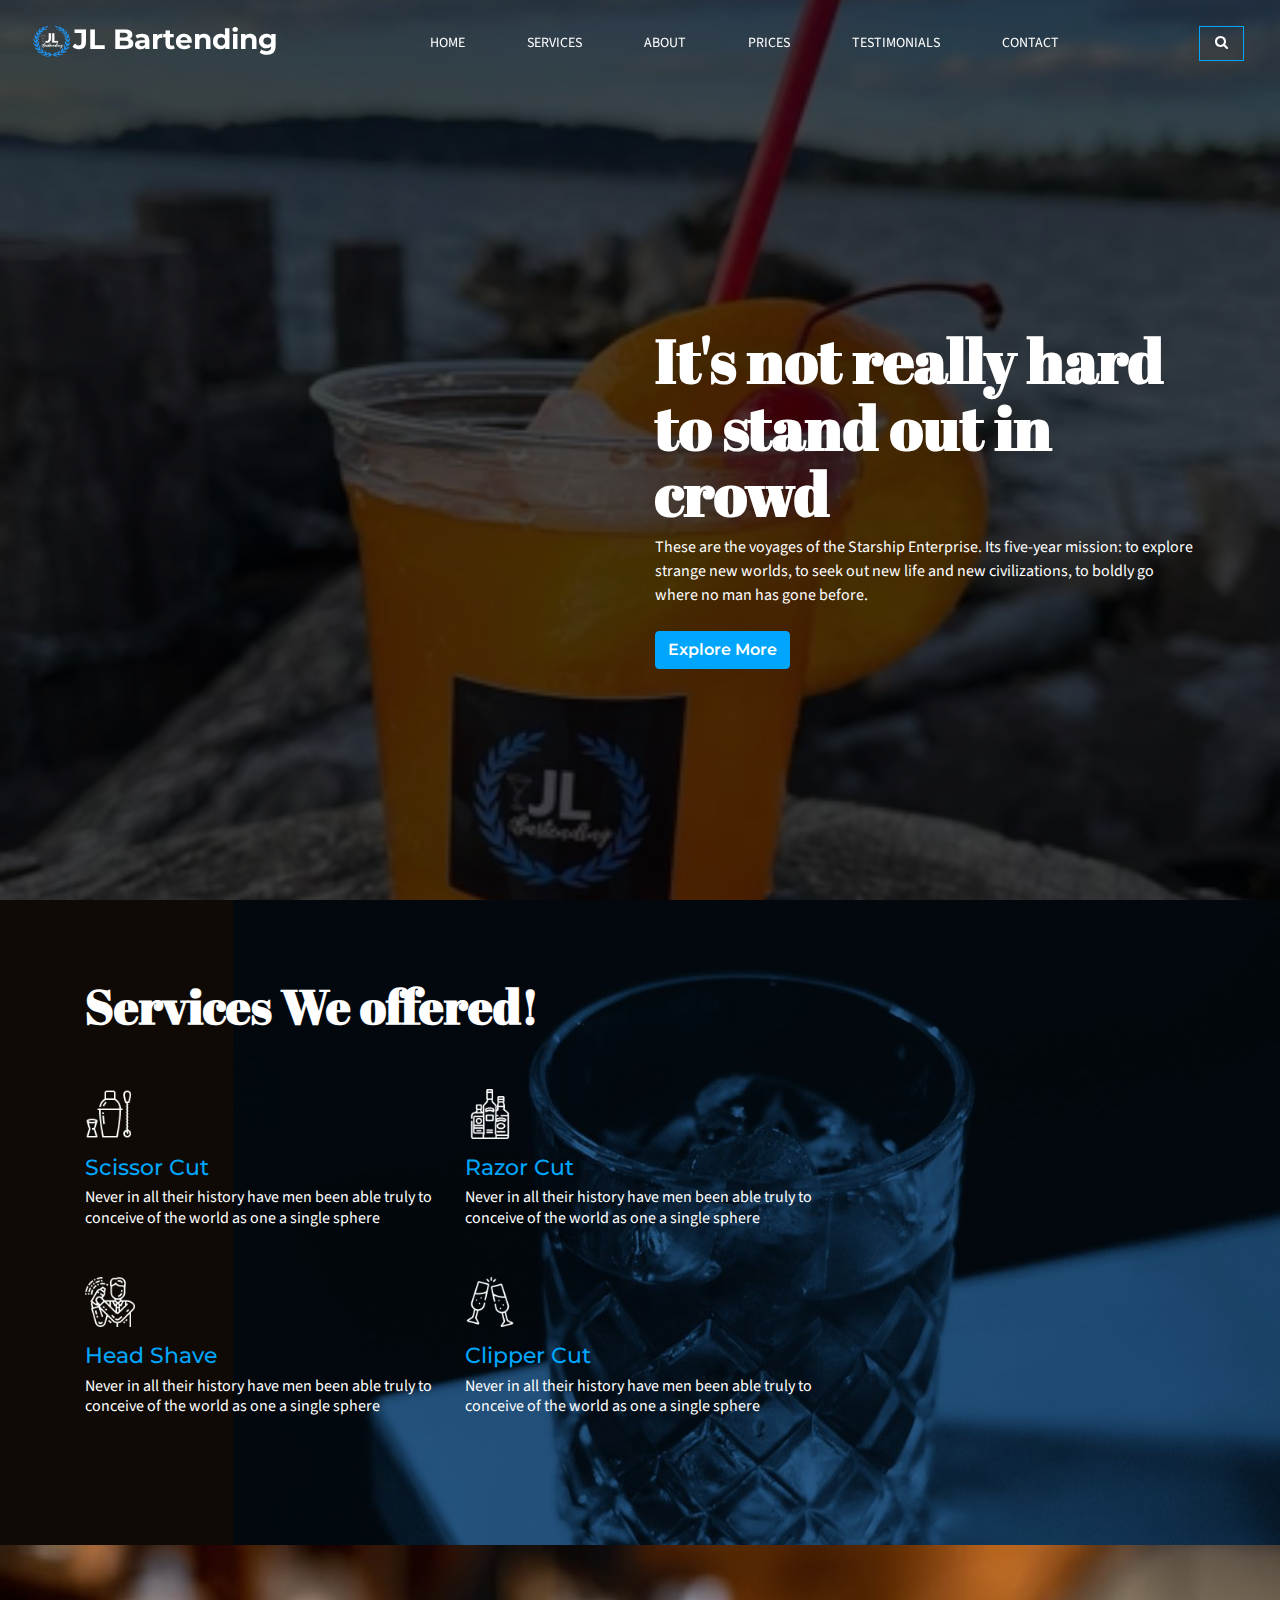
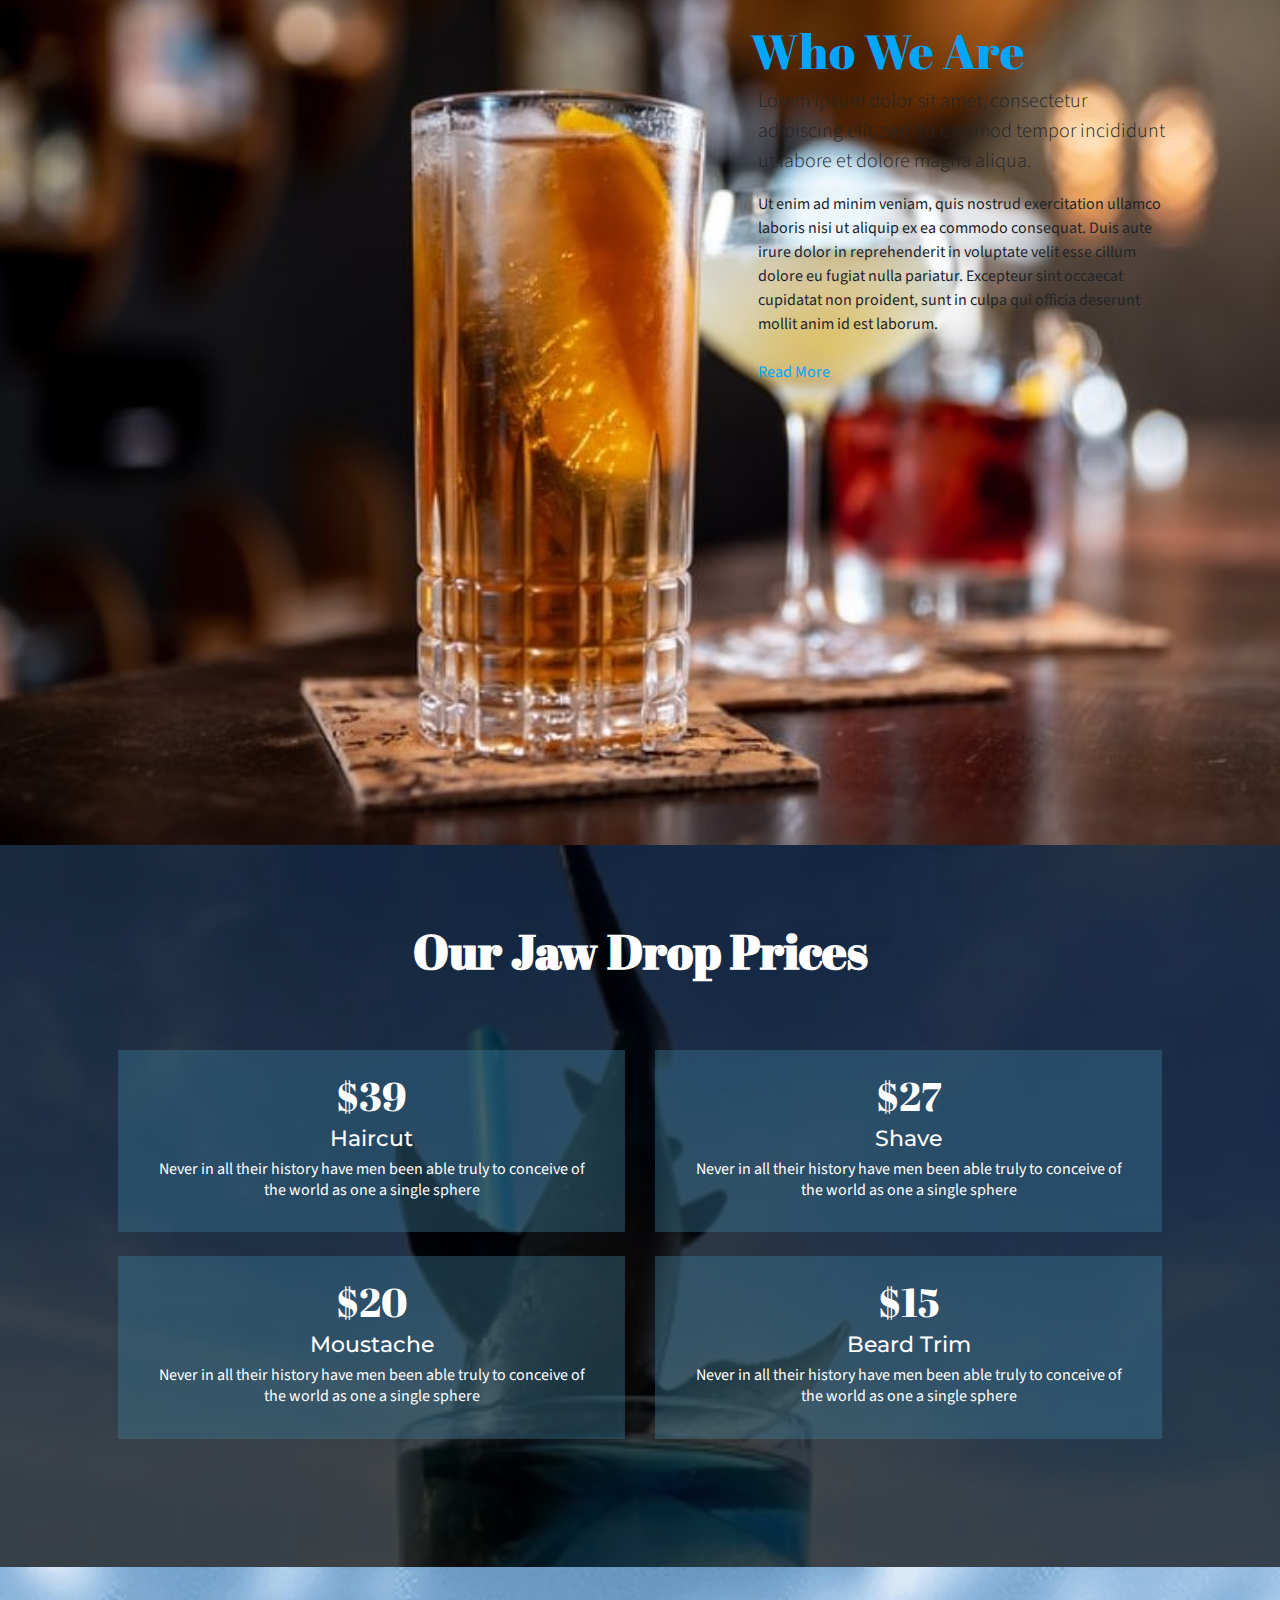
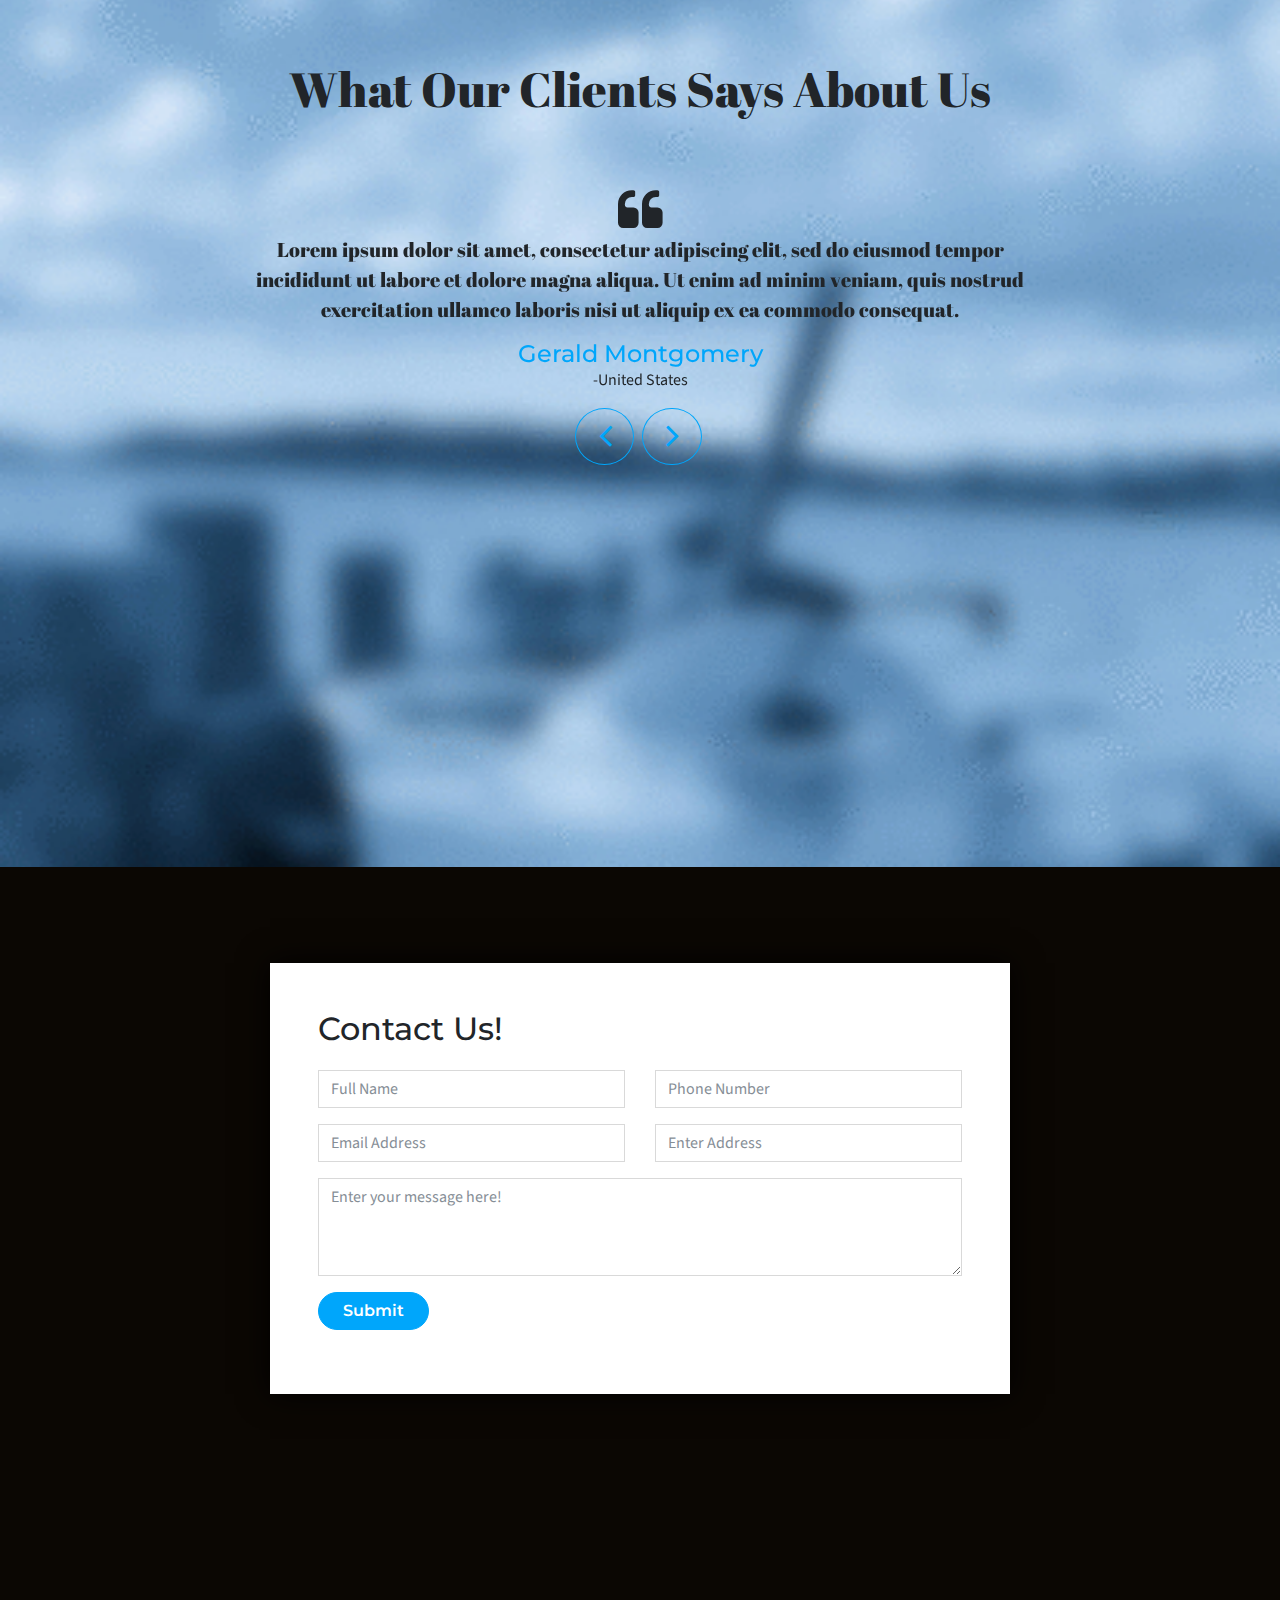
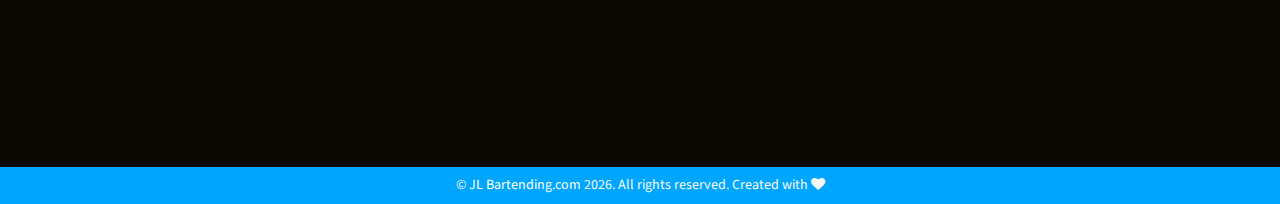
<file: index.html>
<!DOCTYPE html>
<html>
<head>
	<title>JL Bartending</title>
</head>
<!-- bootstrap Style CSS File -->
<link rel="stylesheet" href="css/bootstrap.min.css">
<!-- Custom Style CSS File -->
<link rel="stylesheet" type="text/css" href="css/custom-style.css">
<link rel="stylesheet" type="text/css" href="css/loaders.css"/>
<!-- Font-Awesome Style CSS File -->
<link rel="stylesheet" type="text/css" href="font-awesome/css/font-awesome.min.css">
<body>

<!-- Page loading animation -->
<div class="loader loader-bg">
	<div class="loader-inner ball-pulse">
		<div></div>
		<div></div>
		<div></div>
	</div>
</div>

<!-- Top navigation -->
<nav class="navbar navbar-expand-md fixed-top top-nav">
	<div class="container-fluid">
		  <a class="navbar-brand" href="index.html"> <img src="img\JLBartending\logoJL.png" alt="Unsplash" alt="This is the alt" height="42" width="42"><strong>JL Bartending</strong></a>
		  <button class="navbar-toggler" type="button" data-toggle="collapse" data-target="#navbarSupportedContent" aria-controls="navbarSupportedContent" aria-expanded="false" aria-label="Toggle navigation">
		    <span class="navbar-toggler-icon"><img src="img/icons/menu.png"></span>
		  </button>

		  <div class="collapse navbar-collapse" id="navbarSupportedContent">
		    <ul class="navbar-nav m-auto text-sm-center text-md-center">
		      <li class="nav-item">
		        <a class="nav-link" href="#home">Home <span class="sr-only">(current)</span></a>
		      </li>
		      <li class="nav-item">
		        <a class="nav-link" href="#services">Services</a>
		      </li>
		      <li class="nav-item">
		        <a class="nav-link" href="#about">About</a>
		      </li>
		      <li class="nav-item">
		        <a class="nav-link" href="#price">Prices</a>
		      </li>
		      <li class="nav-item">
		        <a class="nav-link" href="#testimonial">Testimonials</a>
		      </li>
		      <li class="nav-item">
		        <a class="nav-link" href="#contact">Contact</a>
		      </li>
		    </ul>
		  </div>	
		  <ul class="navbar-nav ml-auto search-box">
		    <li class="nav-item">
		      <a class="nav-link" href="#"><i class="fa fa-search text-white"></i></a>
		    </li>
		  </ul>
	</div>
</nav>

<!-- Intro Three -->
<section id="home" class="intro intro-bg bg-overlay parallax">
	<div class="container">
		<div class="row">
			<div class="col-lg-6 col-md-12 caption-two-panel ml-auto pt-5">
				<div class="intro-caption mt-5">
				<h1 class="text-white mb-2">It's not really hard to stand out in crowd</h1>
				<p class="text-white mb-4"> These are the voyages of the Starship Enterprise. Its five-year mission: to explore strange new worlds, to seek out new life and new civilizations, to boldly go where no man has gone before.</p>
				<a class="btn btn-primary text-white mr-3">Explore More</a>
			</div>
		</div>
	</div>
</section>

<!-- Info block 1 -->
<section id="services" class="info-section text-white bg-right bg-dark">
	<div class="container">
		<div class="row">
			<div class="col-md-8">
				<div class="head-box">
					<h2 class="font-abril ">Services We offered!</h2>
				</div>
				<div class="three-panel-block mt-5">
					<div class="row">
						<div class="col-lg-6 col-md-6 col-sm-6">
							<div class="service-block mb-5">
								<i class="icon-box mb-3 float-left w-100"><img src="img/icons/scissors.png" class="img-fluid"></i>
								<h3 class="text-primary">Scissor Cut</h3>
								<p>Never in all their history have men been able truly to conceive of the world as one a single sphere</p>
							</div>
						</div>
						<div class="col-lg-6 col-md-6 col-sm-6">
							<div class="service-block mb-5">
								<i class="icon-box mb-3 float-left w-100"><img src="img/icons/razor-1.png" class="img-fluid"></i>
								<h3 class="text-primary">Razor Cut</h3>
								<p>Never in all their history have men been able truly to conceive of the world as one a single sphere</p>
							</div>
						</div>
						<div class="col-lg-6 col-md-6 col-sm-6">
							<div class="service-block mb-5">
								<i class="icon-box mb-3 float-left w-100"><img src="img/icons/brush.png" class="img-fluid"></i>
								<h3 class="text-primary">Head Shave</h3>
								<p>Never in all their history have men been able truly to conceive of the world as one a single sphere</p>
							</div>
						</div>
						<div class="col-lg-6 col-md-6 col-sm-6">
							<div class="service-block">                                
								<i class="icon-box mb-3 float-left w-100"><img src="img/icons/hair-clip.png" class="img-fluid"></i>
								<h3 class="text-primary">Clipper Cut</h3>
								<p>Never in all their history have men been able truly to conceive of the world as one a single sphere</p>
							</div>
						</div>
					</div>
				</div>
			</div>
		</div>
		
	</div>
</section>

<!-- Content block 1 -->
<section id="about" class="copy-content-sec sec-bg-02 h-100">
	<div class="container">
		<div class="row">
			<div class="col-lg-5 col-md-12 copy-container ml-auto">
				<div class="copy-content pr-4">
					<h2 class="font-abril text-primary">
						Who We Are
					</h2>
					<p class="lead ml-2">
						Lorem ipsum dolor sit amet, consectetur adipiscing elit, sed do eiusmod tempor incididunt ut labore et dolore magna aliqua.
					</p>
					<p class="ml-2">
						Ut enim ad minim veniam, quis nostrud exercitation ullamco laboris nisi ut aliquip ex ea commodo consequat. Duis aute irure dolor in reprehenderit in voluptate velit esse cillum dolore eu fugiat nulla pariatur. Excepteur sint occaecat cupidatat non proident, sunt in culpa qui officia deserunt mollit anim id est laborum.
					</p>
					<p class="mt-4 ml-2">
						<a href="#" class="text-primary">Read More</a>
					</p>
				</div>
			</div>
		</div>
	</div>
</section>

<!-- Info block 2 -->
<section id="price" class="info-section sec-bg-03 bg-overlay">
	<div class="container text-white">
		<div class="head-box text-center mb-5">
			<h2 class="font-abril">Our Jaw Drop Prices</h2>
		</div>
		<div class="three-panel-block my-4">
			<div class="row">
				<div class="col-lg-6 col-md-6 col-sm-6 pl-md-5 mb-4">
					<div class="service-block-bg text-center p-3">
						<div class="price-count font-abril"><span>$</span>39</div>
						<h3>Haircut</h3>
						<p class="px-4">Never in all their history have men been able truly to conceive of the world as one a single sphere</p>
					</div>
				</div>
				<div class="col-lg-6 col-md-6 col-sm-6 pr-md-5 mb-4">
					<div class="service-block-bg text-center p-3">
						<div class="price-count font-abril"><span>$</span>27</div>
						<h3>Shave</h3>
						<p class="px-4">Never in all their history have men been able truly to conceive of the world as one a single sphere</p>
					</div>
				</div>
				<div class="col-lg-6 col-md-6 col-sm-6 pl-md-5 mb-4">
					<div class="service-block-bg text-center p-3">
						<div class="price-count font-abril"><span>$</span>20</div>
						<h3>Moustache </h3>
						<p class="px-4">Never in all their history have men been able truly to conceive of the world as one a single sphere</p>
					</div>
				</div>
				<div class="col-lg-6 col-md-6 col-sm-6 pr-md-5">
					<div class="service-block-bg text-center p-3">
						<div class="price-count font-abril"><span>$</span>15</div>
						<h3>Beard Trim</h3>
						<p class="px-4">Never in all their history have men been able truly to conceive of the world as one a single sphere</p>
					</div>
				</div>
			</div>
		</div>
	</div>
</section>


<!-- Testimonial Block 01-->
<section id="testimonial" class="testimonial-section sec-bg-04 py-5 h-100">
	<div class="container">
		<div class="row">
			<div class="head-box text-center mb-3 col-md-12 mt-5">
				<h2 class="font-abril">What Our Clients Says About Us</h2>
			</div>
		</div>
		<div class="single-testimonial">
		  <div id="carouselExampleCaptions" class="carousel slide" data-ride="carousel">
		    <div class="carousel-inner pt-5" role="listbox">
		      <div class="carousel-item active">
		        <div class="testimonial-box text-center">
					<div class="testimonial-content w-100 bg-faded">
						<p class="mb-0"><i class="fa fa-quote-left fa-3x" aria-hidden="true"></i></p>
						<p class="lead font-abril">Lorem ipsum dolor sit amet, consectetur adipiscing elit, sed do eiusmod tempor incididunt ut labore et dolore magna aliqua. Ut enim ad minim veniam, quis nostrud exercitation ullamco laboris nisi ut aliquip ex ea commodo consequat.</p>
						<div class="testimonial-footer">
							<h4 class="mt-2 mb-0 text-primary">Gerald Montgomery</h4>
							<p>-United States</p>
						</div>
					</div>
				</div>
		      </div>
		      <div class="carousel-item">
		        <div class="testimonial-box text-center">
					<div class="testimonial-content w-100 bg-faded">
						<p class="mb-0"><i class="fa fa-quote-left fa-3x" aria-hidden="true"></i></p>
						<p class="lead font-abril">"Duis aute irure dolor in reprehenderit in voluptate velit esse cillum dolore eu fugiat nulla pariatur. Excepteur sint occaecat cupidatat non proident, sunt in culpa qui officia deserunt mollit anim id est laborum. Lorem ipsum dolor sit amet.</p>
						<div class="testimonial-footer">
							<h4 class="mt-2 mb-0 text-primary">Harper Robertson</h4>
							<p>-United States</p>
						</div>
					</div>
				</div>
		      </div>
		    </div>
		    <div class="navigator-box">
		    	<a class="carousel-control-prev" href="#carouselExampleCaptions" role="button" data-slide="prev">
			      <span class="fa fa-angle-left" aria-hidden="true"></span>
			      <span class="sr-only">Previous</span>
			    </a>
			    <a class="carousel-control-next" href="#carouselExampleCaptions" role="button" data-slide="next">
			      <span class="fa fa-angle-right" aria-hidden="true"></span>
			      <span class="sr-only">Next</span>
			    </a>
		    </div>
		  </div>
		</div>
	</div>
</section>

<!-- Contact Block -->
<section id="contact" class="contact-section h-100 bg-dark">
	<div id="map" class="bg-overlay"></div>
	<div class="container py-5">
		<div class="col-lg-8 col-md-6 col-sm-10 form-sec bg-white my-5 p-5 mx-auto">
				<form>
				  <h2 class="mb-4">Contact Us!</h2>
				  <div class="row">
				  	<div class="col-md-6">
						<div class="form-group">
							<label class="sr-only" for="formGroupExampleInput">Full Name</label>
							<input class="form-control" id="formGroupExampleInput" placeholder="Full Name" onfocus="this.placeholder=''" onblur="this.placeholder='Full Name'" type="text">
						</div>
				  	</div>
				  	<div class="col-md-6">
						<div class="form-group">
							<label class="sr-only" for="formGroupExampleInput2">Phone Number</label>
							<input class="form-control" id="formGroupExampleInput2" placeholder="Phone Number" onfocus="this.placeholder=''" onblur="this.placeholder='Phone Number'" type="text">
						</div>		
				  	</div>
				  </div>
				  <div class="row">
					<div class="col-md-6">
						<div class="form-group">
							<label class="sr-only" for="formGroupExampleInput2">Email Address</label>
							<input class="form-control" id="formGroupExampleInput2" placeholder="Email Address" onfocus="this.placeholder=''" onblur="this.placeholder='Email Address'" type="email">
						</div>
					</div>
					<div class="col-md-6">
						<div class="form-group">
							<label class="sr-only" for="formGroupExampleInput2">Address</label>
							<input class="form-control" id="formGroupExampleInput2" placeholder="Enter Address" onfocus="this.placeholder=''" onblur="this.placeholder='Enter Address'" type="email">
						</div>
					</div>
				  </div>
				  <div class="row">
				  	<div class="col-md-12">
						<div class="form-group">
							<label class="sr-only" for="formGroupExampleInput2">Message</label>
							<textarea class="form-control" placeholder="Enter your message here!" rows="4" onfocus="this.placeholder=''" onblur="this.placeholder='Enter your message here!'"></textarea>
						</div>
						<div class="form-group">
							<button class="btn btn-primary btn-capsul px-4">Submit</button>
						</div>		
				  	</div>
				  </div>
			  </form>
			</div>
	</div>
</section>

<!-- footer Block -->
<div class="copy-footer bg-primary py-2">
	<div class="container text-center text-light">
		&copy; <a href="http://JL Bartending.com" target="_blank">JL Bartending.com</a> <span id="year"></span>. All rights reserved. Created with <i class="fa fa-heart"></i>
	</div>
</div>



<!-- Javascript Files  -->
<script  src="https://code.jquery.com/jquery-3.2.1.min.js" ></script>
<script src="js/bootstrap.min.js" ></script>
<script async deffer type="text/javascript" src="https://maps.google.com/maps/api/js?key= AIzaSyB52BfJHBtqiqYBn_D4ZUqujiWxAOiRyTc&callback=initMap"></script>
<script src="js/gmap-custom.js" ></script>
<script src="js/core.js"></script>
</body>
</html>
</file>
<file: css/custom-style.css>
/*Google Fonts*/
@import url('https://fonts.googleapis.com/css?family=Abril+Fatface');
@import url('https://fonts.googleapis.com/css?family=Montserrat:500,600,700');
@import url('https://fonts.googleapis.com/css?family=Source+Sans+Pro:400,600,700');

body, html{
	height: 100%;
	width:100%;
}
body{
	font-size: 1rem;
	font-family: 'Source Sans Pro', sans-serif;
}

/* ========== Universal Stylings ========== */
h1,h2,h3,h4,h5{
	position: relative;
	font-family: 'Montserrat', sans-serif;
}
h6{
	position: relative;
}
.bg-primary{
	background-color: #00a6fb!important;
}
.bg-dark{
	background-color: #0f0a05!important;
}
.bg-white{
	background-color: #fff;
}
.text-inverse{
	color: #074052;
}
.text-primary{
	color: #00a6fb!important;
}
a.text-primary{
	color: #00a6fb;
}
a.text-primary:hover{
	color: #0582ca!important;
	text-decoration: none;
}
.btn{
	font-family: 'Montserrat', sans-serif;
	font-size: 1rem;
	font-weight: 600;
	
}
.btn-primary{
	background-color: #00a6fb;
	border-color: #00a6fb;
}
.btn-primary:hover,.btn-primary:focus{
	background-color: #0582ca;
	border-color: #0582ca;
}
.btn-capsul{
	border-radius: 50px;
}
i.box-circle-outline{
	border-color: inherit;
	border-width: 1px;
	border-style:solid;
	border-radius: 50%;
	height: 50px;
    line-height: 50px;
    text-align: center;
    width: 50px;
}
i.box-circle-solid{
	background-color:#35CBDF;
	border-radius: 50%;
    color: #fff;
    font-size: 22px;
    height: 55px;
    line-height: 55px;
    text-align: center;
    width: 55px;
}
.text-underline-white:before{
	content:"";
	position: absolute;
	width:100px;
	height: 4px;
	left:50%;
	margin-left:-50px;
	background:#fff;
	bottom: -15px;
	border-radius: 10px;
}
.text-underline-rb-white:before{
	content:"";
	position: absolute;
	width:100px;
	height: 4px;
	left:0;
	background:#fff;
	bottom: -15px;
	border-radius: 10px;
}
.text-underline-primary:before{
	content:"";
	position: absolute;
	width:50px;
	height: 4px;
	left:50%;
	margin-left:-25px;
	background:#35CBDF;
	bottom: -15px;
	border-radius: 10px;
}
.text-underline-rb-primary:before{
	content:"";
	position: absolute;
	width:100px;
	height: 4px;
	left:0;
	background:#35CBDF;
	bottom: -15px;
	border-radius: 10px;
}
.bg-overlay:before{
	content:"";
	background:rgba(0,0,0,0.7);
	position: absolute;
	height: 100%;
	width:100%;
	left:0;
	top:0;
	z-index: -1;
}
.bg-overlay-primary:before{
	content:"";
	background:rgba(49,31,10,0.5);
	position: absolute;
	height: 100%;
	width:100%;
	left:0;
	top:0;
	z-index: -1;
}
.bg-right{
	background:url("../img/sec-bg-01.jpg");
	background-repeat: no-repeat;
	background-position: top right;
}
.sec-bg-02{
	background:url("../img/sec-bg-02.jpg");
	background-repeat: no-repeat;
	background-position: top left;	
	background-size: cover;
}
.sec-bg-03{
	background:url("../img/sec-bg-03.jpg");
	background-repeat: no-repeat;
	background-position: top left;	
	background-size: cover;
}
.sec-bg-04{
	background:url("../img/sec-bg-04.jpg");
	background-repeat: no-repeat;
	background-position: top left;	
	background-size: cover;
}
.parallax{
	background-attachment: fixed!important;
}
.font-abril{
	font-family: 'Abril Fatface', cursive;
}


/* ========== Page Loading Style ========== */
.loaders {
    width: 100%;
    box-sizing: border-box;
    display: flex;
    flex: 0 1 auto;
    flex-direction: row;
    flex-wrap: wrap;
 }
 .loaders .loader {
      box-sizing: border-box;
      display: flex;
      flex: 0 1 auto;
      flex-direction: column;
      flex-grow: 1;
      flex-shrink: 0;
      flex-basis: 25%;
      max-width: 25%;
      height: 200px;
      align-items: center;
      justify-content: center;
  }
  .loader{display: table;
    height: 100%;
    position: fixed;
    width: 100%;
    z-index: 1200;
  }

.loader-bg{
  background: #0F0A06;
}

.loader-inner {
    display: table-cell;
    text-align: center;
    vertical-align: middle;
}




/* ========== Top Navigation ========== */
.top-nav {
    height: 80px;
    transition: 0.2s ease-in;
	-webkit-transition: 0.2s ease-in;
	-moz-transition: 0.2s ease-in;
}
.top-nav .navbar-nav li .nav-link {
    color: #fff;
    font-size: 14px;
    padding:6px 26px;
    margin:6px 5px 0;
    font-weight: 400;
    text-transform: uppercase;
    transition: 0.2s ease-in;
	-webkit-transition: 0.2s ease-in;
	-moz-transition: 0.2s ease-in;
}
.top-nav li a.nav-link:hover, .top-nav .nav-item.active a.nav-link{
    color: #fff;
    background-color: #00a6fb;
	border-color: #00a6fb;
	border-radius: 50px;
    transition: 0.5s ease-in;
	-webkit-transition: 0.5s ease-in;
	-moz-transition: 0.5s ease-in;
}
.top-nav .navbar-brand{
	font-size: 28px;
	color: #fff;
	font-family: 'Montserrat', sans-serif;
}
.top-nav .search-box li a.nav-link{
	border:1px solid #00a6fb;
	padding: 6px 15px;
}
.top-nav.light-header{
	height: 60px;
	background: rgba(0,0,0,0.6);
	box-shadow: 0 0 10px rgba(0,0,0,0.23);
	transition: 0.5s ease-in;
	-webkit-transition: 0.5s ease-in;
	-moz-transition: 0.5s ease-in;
	z-index: 9999;
}
.top-nav.light-header .navbar-brand{
	color: #fff;
}

.top-nav.light-header .search-box li a.nav-link{
	padding: 6px 15px;
	border:1px solid #fff;
}
.top-nav.light-header .search-box li a.nav-link i{
	color:#fff!important;
}

/* ========== Intro Header ========== */
.intro{
	float: left;
	width:100%;
	display: flex;
	align-items:center;
	height:100%;
	position: relative;
	z-index: 1;
}
.intro.intro-small{
	height: 60%;
}
.intro-bg{
	background:url("../img/intro-bg-01.jpg");
	background-repeat:no-repeat;
	background-position: center center;
	background-size:cover;
}
.caption-container{
	width:50rem;
	margin:0 auto;
}
.caption-two-panel{
	display: flex;
	align-items:center;
}
.intro h1{
	font-weight: 700;
	font-family: 'Abril Fatface', cursive;
	font-size: 3.8rem;
}
.intro-caption .btn i{
	float: left;
	margin-right:15px;
}
.intro .carousel-item{
	height: 100vh;
}
.intro .carousel-item::before{
	content:"";
	background:rgba(0,0,0,0.6);
	position: absolute;
	width:100%;
	height: 100vh;
}
.intro  .carousel-caption{
	top:25%;
}

/* ========== Who We Are ========== */

.info-section{
	float: left;
	width:100%;
	padding:5rem 0;
	position: relative;
	z-index: 1;
}
.info-section h2{
	font-weight: 700;
	font-size: 3rem;
}
.info-section .price-count{
	font-size: 2.5rem;
}

.info-section .head-sec{
	float: left;
	width:100%;
}

.info-section .service-block-bg{
	background-color: rgba(59, 123, 153, 0.4);
}
.info-section .service-block-bg:hover{
	background-color: rgb(65, 153, 180);
}

.info-section h3{
	font-size: 1.4rem;
}
.info-section p {
    font-size: 1rem;
    line-height: 1.3rem;
}
.info-section .box h2{
    font-size:24px;
    margin-bottom:20px;
    margin-top:0;
}

.info-section .box i{
    font-size:20px;
}
.info-section .box{
    display:flex;
}
.info-section .text-box{
    flex:1 1 0;
    text-align:left;
}
.info-section .icon-box{
    line-height: 1.2;
    width:70px;
}
.info-section .service-block-overlay{
	transition: .5s;
	-webkit-transition: .5s;
	-moz-transition: .5s;
}
.info-section .service-block-overlay:hover{
	background: #fff none repeat scroll 0 0;
    border-radius: 5px;
    box-shadow: 0 0 90px rgba(0, 0, 0, 0.1);
    float: left;
    margin-top: -10px;
    position: relative;
    width: 100%;
	transition: .5s;
	-webkit-transition: .5s;
	-moz-transition: .5s;
}
.info-section .service-block i img{
	width:50px;
}
.content-half{
    color:#fff;
}
.content-half ul{
    padding:0;
    list-style:none;
}
.content-half ul li{
    margin:15px 0;
    float:left;
    width:100%;
}
.content-half ul li i{
    float:left;
    font-size:30px;
    padding-top:10px;
    padding-bottom:10px;
}
.content-half ul li .list-content{
    float:left;
    margin-left:20px;
}
.content-half ul li strong{
    font-size:19px;
    font-weight:700;
}
.content-half .btn{
    margin-top:20px;
}
/*--- three Block Panel ---*/
.three-panel-block{
	float: left;
	width: 100%;
}
.three-panel-block i{
	font-size: 1.5rem;
	margin-bottom: 15px;
}
.three-panel-block i.box-round{
	border-color: inherit;
	border-width: 1px;
	border-style:solid;
	padding:16px;
	border-radius: 50%;
}

/*--- Two Block Panel ---*/
.two-panel-block{
	float: left;
	width: 100%;
}
.two-panel-block p{
	font-size:16px;
}


/*--- Two Block Panel ---*/
.four-panel-block{
	float: left;
	width:100%;
}

/* ========== Who We Are ========== */
.widget{
	float: left;
	width:100%;
	position: relative;
	z-index: 1;
}

/* ========== Copy Content Styles ========== */
.copy-content-sec{
	float: left;
	width:100%;
	padding:5rem 0;
	position: relative;
	z-index: 1;
}
.copy-container{
	display: flex;
	align-items: center;
}
.copy-content{
	float: left;
	width:100%;
}
.copy-content li i{
	float: left;
	width:30px;
	margin-top:5px;
	color: #5CB85C;
}

/* ========== Team Section ========== */

.team-section{
	float: left;
	width:100%;
	position: relative;
	z-index: 1;
}
.team-footer{
	float: left;
	width:100%;
	padding: 15px;
}
.team-footer h3{
	font-size: 1.5rem;
	text-transform: capitalize;
}
.member-box{
  width:100%
  float:left;
  position:relative;
  overflow:hidden
}
.member-box:hover> img{
transform: scale(1.05);
transition:1s ease-in;  
}
.member-box img{
  transition:0.3s ease-in;  
}
.member-box.t-bottom .overlay-content{
	display:flex;
	flex-direction:column;
	justify-content:flex-end;
}
.member-box.t-center .overlay-content{
	display:flex;
	flex-direction:column;
	justify-content:center;
	align-items: center;
}
.member-box i.box-circle-solid{
	padding: 0;
	width:40px;
	height: 40px;
	text-align: center;
	line-height: 40px;
}
/* style 1 */
.member-box.anim-lf .overlay-content{
  position:absolute;
  background-color:rgba(0,0,0,0.6);
  left:-100%;
  bottom:0;
  width: 100%;
  height:100%;
  transition:0.4s ease-in;
}
.member-box.anim-lf:hover>.overlay-content{
  left:0;
  transition:0.4s ease-in;
}
/* style 1 */
.member-box.anim-bt .overlay-content{
  position:absolute;
  background-color:rgba(0,0,0,0.6);
  bottom:-100%;
  width: 100%;
  height:100%;
  transition:0.6s ease-in;
}

.member-box.anim-bt:hover>.overlay-content{
  bottom:0;
  transition:0.4s ease-in;
}

/* ========== Testimonial Section ========== */
.testimonial-section{
	float: left;
	width:100%;
	position: relative;
	z-index: 1;
}
.testimonial-section h2{
	font-size: 3rem;
}
.testimonial-section .single-testimonial .carousel-item {
    margin: 0 15%;
    width: 70%;
}
.testimonial-section .single-testimonial .carousel-item-next, .testimonial-section .single-testimonial .carousel-item-prev{
	top:3rem;
}
.testimonial-section .single-testimonial .carousel{
	text-align: center;
}
.testimonial-section .single-testimonial .navigator-box{
	display: inline-block;
	position: relative;
    top: 0px;
}
.testimonial-section .single-testimonial .carousel-control-next, .testimonial-section .single-testimonial .carousel-control-prev{
	 border: 1px solid #00a6fb;
    border-radius: 50%;
    color: #00a6fb;
    display: block;
    float: left;
    font-size: 37px;
    margin: 0 4px;
    opacity: 1;
    padding: 0 23px;
    position: relative;
    width: 43%;
}
.testimonial-section .single-testimonial .carousel-control-next:hover, .testimonial-section .single-testimonial .carousel-control-prev:hover{
	background-color: #00a6fb;
	color: #fff;
}


/* ========== Footer Section ========== */
.footer-section{
	float: left;
	width:100%;
	position: relative;
	z-index: 1;
}
.footer-section .list-box img {
    width: 70px;
}
.footer-section .list-box a.title{
	font-size: 14px;
	line-height: 0;
}
.footer-section .copy-text{
	font-size: 12px;
	border-top: 1px solid #555;
}
.social-box a.icoRss:hover {
	background-color: #2667ff;
}
.social-box a.fa-box:hover {
	background-color:#3B5998;
}
.social-box a.tw-box:hover {
	background-color:#33ccff;
}
.social-box a.go-box:hover {
	background-color:#2667ff;
}
.social-box a.ld-box:hover {
	background-color:#007bb7;
}
ul.social-box {
	list-style: none;
	display: inline;
	margin-left:0 !important;
	padding: 0;
}
ul.social-box li {
	display: inline;
	margin: 0 5px;
}
.social-box li a {
    background: #414344;
    border-radius: 50%;
    display: inline-block;
    font-size: 13px;
    height: 30px;
    margin: 0 auto;
    position: relative;
    text-align: center;
    width: 30px;
}

.social-box li i {
	margin:0;
	line-height:30px;
	text-align: center;
}

.social-box li a:hover i, .triggeredHover {
	-moz-transform: rotate(360deg);
	-webkit-transform: rotate(360deg);
	-ms--transform: rotate(360deg);
	transform: rotate(360deg);
	-webkit-transition: all 0.2s;
	-moz-transition: all 0.2s;
	-o-transition: all 0.2s;
	-ms-transition: all 0.2s;
	transition: all 0.2s;
}
.social-box i {
	color: #fff;
	-webkit-transition: all 0.8s;
	-moz-transition: all 0.8s;
	-o-transition: all 0.8s;
	-ms-transition: all 0.8s;
	transition: all 0.8s;
}

/* ========== Copy Content Styles ========== */
.copy-content-sec{
	float: left;
	width:100%;
	padding:5rem 0;
	position: relative;
	z-index: 1;
}
.copy-content-sec h2{
	font-size: 3rem;
}
.copy-container{
	display: flex;
	align-items: center;
}
.copy-content{
	float: left;
	width:100%;
}
.copy-content li i{
	float: left;
	width:30px;
	margin-top:5px;
	color: #5CB85C;
}
.faq-box .card{
	border-color: #35CBDF;	
	margin-top: 10px;
}
.faq-box .card-header{
	background-color: #35CBDF;
	color: #fff;
}


/* ========== Price Table Styles ========== */
.price-section{
	float: left;
	width:100%;
	padding:5rem 0;
	position: relative;
	z-index: 1;
}
.price-section h2 {
    font-size: 2.5rem;
    font-weight: 700;
}
.price-section .price-block{

}
.price-section .currency{
	font-size: 25px;
    vertical-align: super;
}
.price-section .price-count{
	font-size: 60px;
	line-height: 60px;
}
.price-section .price-block small{
	display: block;
	font-size: 15px;
}

/* ========== Contact Section ========== */
.contact-section{
	float: left;
	width: 100%;
	position: relative;
	z-index: 1;
}
.contact-section .form-control{
	border-radius: 0;
}
.contact-section #map{
	height: 100vh;
	width:100%;
	position: absolute;
	opacity: 0.3;
}
.contact-section .form-control:focus{
	border-color: #00a6fb;
}
.contact-section .form-sec{
	box-shadow: 0 0 30px rgba(0,0,0,1);
}
/* ========== Copy Footer Styles ========== */
.copy-footer{
	float: left;
	width:100%;
	font-size: 14px;
	background: #111;
}
.copy-footer a{
	color: #fff;
}
.copy-footer a:hover{
	text-decoration: underline;
}


/* ========== Responsive Stylings ========== */
@media (max-width: 991px){
	.container{
		width: 100%;
	}
	.intro .intro-box{
		padding-left: 0;
		margin-bottom: 0;
	}
	.intro .intro-box span{
		margin-right: 10px;
	}
	.intro .intro-box .list-item{
		width: 85%;
	}
	.content-half ul li i{
		font-size: 20px;
	}
	.content-half ul li .list-content{
		width:77%;
	}
	.content-half ul li strong{
		line-height: 0;
	}
	.testimonial-section .single-testimonial .carousel-item{
		width: 100%;
		margin-left: 0;
		margin-right: 0;
	}
	.widget h2 {
    	font-size: 1.5rem;
	}
	.widget .counter{
		line-height: 0;
		font-size: 1.7rem;
	}
	.widget .fa-3x{
		font-size: 2rem;
	}
	.widget .stat-content h4{
		font-size: 1.2rem;
	}
	.search-box{
		display: none;
	}
}

@media (max-width: 767px){
	.container{
		width:100%;
	}
	.intro .intro-form-small input[type="text"], .intro .intro-form-small input[type="password"]{
		width: 36%;
	}
	.intro .carousel-caption{
		top:10%;
	}
	.widget.widget-counter .container{
		width: 100%;
	}
	.contact-section #map {
    	height: 400px
	}
	#navbarSupportedContent{
	background: rgba(0, 0, 0, 0.5) none repeat scroll 0 0!important;
	padding: 30px 0
	}
	#navbarSupportedContent li{
		text-align: center;
	}
	#about .copy-container {
	    background-color:rgba(255,255,255,0.9);
	    box-shadow: 0 0 20px rgba(0, 0, 0, 0.3);
	    padding: 30px;
	}

}
</file>
<file: css/loaders.css>
/**
 * Copyright (c) 2016 Connor Atherton
 *
 * All animations must live in their own file
 * in the animations directory and be included
 * here.
 *
 */
/**
 * Styles shared by multiple animations
 */
/**
 * Dots
 */
@-webkit-keyframes scale {
  0% {
    -webkit-transform: scale(1);
            transform: scale(1);
    opacity: 1; }
  45% {
    -webkit-transform: scale(0.1);
            transform: scale(0.1);
    opacity: 0.7; }
  80% {
    -webkit-transform: scale(1);
            transform: scale(1);
    opacity: 1; } }
@keyframes scale {
  0% {
    -webkit-transform: scale(1);
            transform: scale(1);
    opacity: 1; }
  45% {
    -webkit-transform: scale(0.1);
            transform: scale(0.1);
    opacity: 0.7; }
  80% {
    -webkit-transform: scale(1);
            transform: scale(1);
    opacity: 1; } }

.ball-pulse > div:nth-child(1) {
  -webkit-animation: scale 0.75s -0.24s infinite cubic-bezier(0.2, 0.68, 0.18, 1.08);
          animation: scale 0.75s -0.24s infinite cubic-bezier(0.2, 0.68, 0.18, 1.08); }

.ball-pulse > div:nth-child(2) {
  -webkit-animation: scale 0.75s -0.12s infinite cubic-bezier(0.2, 0.68, 0.18, 1.08);
          animation: scale 0.75s -0.12s infinite cubic-bezier(0.2, 0.68, 0.18, 1.08); }

.ball-pulse > div:nth-child(3) {
  -webkit-animation: scale 0.75s 0s infinite cubic-bezier(0.2, 0.68, 0.18, 1.08);
          animation: scale 0.75s 0s infinite cubic-bezier(0.2, 0.68, 0.18, 1.08); }

.ball-pulse > div {
  background-color: #006494;
  width: 15px;
  height: 15px;
  border-radius: 100%;
  margin: 2px;
  -webkit-animation-fill-mode: both;
          animation-fill-mode: both;
  display: inline-block; }

@-webkit-keyframes ball-pulse-sync {
  33% {
    -webkit-transform: translateY(10px);
            transform: translateY(10px); }
  66% {
    -webkit-transform: translateY(-10px);
            transform: translateY(-10px); }
  100% {
    -webkit-transform: translateY(0);
            transform: translateY(0); } }

@keyframes ball-pulse-sync {
  33% {
    -webkit-transform: translateY(10px);
            transform: translateY(10px); }
  66% {
    -webkit-transform: translateY(-10px);
            transform: translateY(-10px); }
  100% {
    -webkit-transform: translateY(0);
            transform: translateY(0); } }

.ball-pulse-sync > div:nth-child(1) {
  -webkit-animation: ball-pulse-sync 0.6s -0.14s infinite ease-in-out;
          animation: ball-pulse-sync 0.6s -0.14s infinite ease-in-out; }

.ball-pulse-sync > div:nth-child(2) {
  -webkit-animation: ball-pulse-sync 0.6s -0.07s infinite ease-in-out;
          animation: ball-pulse-sync 0.6s -0.07s infinite ease-in-out; }

.ball-pulse-sync > div:nth-child(3) {
  -webkit-animation: ball-pulse-sync 0.6s 0s infinite ease-in-out;
          animation: ball-pulse-sync 0.6s 0s infinite ease-in-out; }

.ball-pulse-sync > div {
  background-color: #fff;
  width: 15px;
  height: 15px;
  border-radius: 100%;
  margin: 2px;
  -webkit-animation-fill-mode: both;
          animation-fill-mode: both;
  display: inline-block; }

@-webkit-keyframes ball-scale {
  0% {
    -webkit-transform: scale(0);
            transform: scale(0); }
  100% {
    -webkit-transform: scale(1);
            transform: scale(1);
    opacity: 0; } }

@keyframes ball-scale {
  0% {
    -webkit-transform: scale(0);
            transform: scale(0); }
  100% {
    -webkit-transform: scale(1);
            transform: scale(1);
    opacity: 0; } }

.ball-scale > div {
  background-color: #fff;
  width: 15px;
  height: 15px;
  border-radius: 100%;
  margin: 2px;
  -webkit-animation-fill-mode: both;
          animation-fill-mode: both;
  display: inline-block;
  height: 60px;
  width: 60px;
  -webkit-animation: ball-scale 1s 0s ease-in-out infinite;
          animation: ball-scale 1s 0s ease-in-out infinite; }

@keyframes ball-scale {
  0% {
    -webkit-transform: scale(0);
            transform: scale(0); }
  100% {
    -webkit-transform: scale(1);
            transform: scale(1);
    opacity: 0; } }

.ball-scale > div {
  background-color: #fff;
  width: 15px;
  height: 15px;
  border-radius: 100%;
  margin: 2px;
  -webkit-animation-fill-mode: both;
          animation-fill-mode: both;
  display: inline-block;
  height: 60px;
  width: 60px;
  -webkit-animation: ball-scale 1s 0s ease-in-out infinite;
          animation: ball-scale 1s 0s ease-in-out infinite; }

.ball-scale-random {
  width: 37px;
  height: 40px; }
  .ball-scale-random > div {
    background-color: #fff;
    width: 15px;
    height: 15px;
    border-radius: 100%;
    margin: 2px;
    -webkit-animation-fill-mode: both;
            animation-fill-mode: both;
    position: absolute;
    display: inline-block;
    height: 30px;
    width: 30px;
    -webkit-animation: ball-scale 1s 0s ease-in-out infinite;
            animation: ball-scale 1s 0s ease-in-out infinite; }
    .ball-scale-random > div:nth-child(1) {
      margin-left: -7px;
      -webkit-animation: ball-scale 1s 0.2s ease-in-out infinite;
              animation: ball-scale 1s 0.2s ease-in-out infinite; }
    .ball-scale-random > div:nth-child(3) {
      margin-left: -2px;
      margin-top: 9px;
      -webkit-animation: ball-scale 1s 0.5s ease-in-out infinite;
              animation: ball-scale 1s 0.5s ease-in-out infinite; }

@-webkit-keyframes rotate {
  0% {
    -webkit-transform: rotate(0deg);
            transform: rotate(0deg); }
  50% {
    -webkit-transform: rotate(180deg);
            transform: rotate(180deg); }
  100% {
    -webkit-transform: rotate(360deg);
            transform: rotate(360deg); } }

@keyframes rotate {
  0% {
    -webkit-transform: rotate(0deg);
            transform: rotate(0deg); }
  50% {
    -webkit-transform: rotate(180deg);
            transform: rotate(180deg); }
  100% {
    -webkit-transform: rotate(360deg);
            transform: rotate(360deg); } }

.ball-rotate {
  position: relative; }
  .ball-rotate > div {
    background-color: #fff;
    width: 15px;
    height: 15px;
    border-radius: 100%;
    margin: 2px;
    -webkit-animation-fill-mode: both;
            animation-fill-mode: both;
    position: relative; }
    .ball-rotate > div:first-child {
      -webkit-animation: rotate 1s 0s cubic-bezier(0.7, -0.13, 0.22, 0.86) infinite;
              animation: rotate 1s 0s cubic-bezier(0.7, -0.13, 0.22, 0.86) infinite; }
    .ball-rotate > div:before, .ball-rotate > div:after {
      background-color: #fff;
      width: 15px;
      height: 15px;
      border-radius: 100%;
      margin: 2px;
      content: "";
      position: absolute;
      opacity: 0.8; }
    .ball-rotate > div:before {
      top: 0px;
      left: -28px; }
    .ball-rotate > div:after {
      top: 0px;
      left: 25px; }

@keyframes rotate {
  0% {
    -webkit-transform: rotate(0deg) scale(1);
            transform: rotate(0deg) scale(1); }
  50% {
    -webkit-transform: rotate(180deg) scale(0.6);
            transform: rotate(180deg) scale(0.6); }
  100% {
    -webkit-transform: rotate(360deg) scale(1);
            transform: rotate(360deg) scale(1); } }

.ball-clip-rotate > div {
  background-color: #fff;
  width: 15px;
  height: 15px;
  border-radius: 100%;
  margin: 2px;
  -webkit-animation-fill-mode: both;
          animation-fill-mode: both;
  border: 2px solid #fff;
  border-bottom-color: transparent;
  height: 25px;
  width: 25px;
  background: transparent !important;
  display: inline-block;
  -webkit-animation: rotate 0.75s 0s linear infinite;
          animation: rotate 0.75s 0s linear infinite; }

@keyframes rotate {
  0% {
    -webkit-transform: rotate(0deg) scale(1);
            transform: rotate(0deg) scale(1); }
  50% {
    -webkit-transform: rotate(180deg) scale(0.6);
            transform: rotate(180deg) scale(0.6); }
  100% {
    -webkit-transform: rotate(360deg) scale(1);
            transform: rotate(360deg) scale(1); } }

@keyframes scale {
  30% {
    -webkit-transform: scale(0.3);
            transform: scale(0.3); }
  100% {
    -webkit-transform: scale(1);
            transform: scale(1); } }

.ball-clip-rotate-pulse {
  position: relative;
  -webkit-transform: translateY(-15px);
      -ms-transform: translateY(-15px);
          transform: translateY(-15px); }
  .ball-clip-rotate-pulse > div {
    -webkit-animation-fill-mode: both;
            animation-fill-mode: both;
    position: absolute;
    top: 0px;
    left: 0px;
    border-radius: 100%; }
    .ball-clip-rotate-pulse > div:first-child {
      background: #fff;
      height: 16px;
      width: 16px;
      top: 7px;
      left: -7px;
      -webkit-animation: scale 1s 0s cubic-bezier(0.09, 0.57, 0.49, 0.9) infinite;
              animation: scale 1s 0s cubic-bezier(0.09, 0.57, 0.49, 0.9) infinite; }
    .ball-clip-rotate-pulse > div:last-child {
      position: absolute;
      border: 2px solid #fff;
      width: 30px;
      height: 30px;
      left: -16px;
      top: -2px;
      background: transparent;
      border: 2px solid;
      border-color: #fff transparent #fff transparent;
      -webkit-animation: rotate 1s 0s cubic-bezier(0.09, 0.57, 0.49, 0.9) infinite;
              animation: rotate 1s 0s cubic-bezier(0.09, 0.57, 0.49, 0.9) infinite;
      -webkit-animation-duration: 1s;
              animation-duration: 1s; }

@keyframes rotate {
  0% {
    -webkit-transform: rotate(0deg) scale(1);
            transform: rotate(0deg) scale(1); }
  50% {
    -webkit-transform: rotate(180deg) scale(0.6);
            transform: rotate(180deg) scale(0.6); }
  100% {
    -webkit-transform: rotate(360deg) scale(1);
            transform: rotate(360deg) scale(1); } }

.ball-clip-rotate-multiple {
  position: relative; }
  .ball-clip-rotate-multiple > div {
    -webkit-animation-fill-mode: both;
            animation-fill-mode: both;
    position: absolute;
    left: -20px;
    top: -20px;
    border: 2px solid #fff;
    border-bottom-color: transparent;
    border-top-color: transparent;
    border-radius: 100%;
    height: 35px;
    width: 35px;
    -webkit-animation: rotate 1s 0s ease-in-out infinite;
            animation: rotate 1s 0s ease-in-out infinite; }
    .ball-clip-rotate-multiple > div:last-child {
      display: inline-block;
      top: -10px;
      left: -10px;
      width: 15px;
      height: 15px;
      -webkit-animation-duration: 0.5s;
              animation-duration: 0.5s;
      border-color: #fff transparent #fff transparent;
      -webkit-animation-direction: reverse;
              animation-direction: reverse; }

@-webkit-keyframes ball-scale-ripple {
  0% {
    -webkit-transform: scale(0.1);
            transform: scale(0.1);
    opacity: 1; }
  70% {
    -webkit-transform: scale(1);
            transform: scale(1);
    opacity: 0.7; }
  100% {
    opacity: 0.0; } }

@keyframes ball-scale-ripple {
  0% {
    -webkit-transform: scale(0.1);
            transform: scale(0.1);
    opacity: 1; }
  70% {
    -webkit-transform: scale(1);
            transform: scale(1);
    opacity: 0.7; }
  100% {
    opacity: 0.0; } }

.ball-scale-ripple > div {
  -webkit-animation-fill-mode: both;
          animation-fill-mode: both;
  height: 50px;
  width: 50px;
  border-radius: 100%;
  border: 2px solid #fff;
  -webkit-animation: ball-scale-ripple 1s 0s infinite cubic-bezier(0.21, 0.53, 0.56, 0.8);
          animation: ball-scale-ripple 1s 0s infinite cubic-bezier(0.21, 0.53, 0.56, 0.8); }

@-webkit-keyframes ball-scale-ripple-multiple {
  0% {
    -webkit-transform: scale(0.1);
            transform: scale(0.1);
    opacity: 1; }
  70% {
    -webkit-transform: scale(1);
            transform: scale(1);
    opacity: 0.7; }
  100% {
    opacity: 0.0; } }

@keyframes ball-scale-ripple-multiple {
  0% {
    -webkit-transform: scale(0.1);
            transform: scale(0.1);
    opacity: 1; }
  70% {
    -webkit-transform: scale(1);
            transform: scale(1);
    opacity: 0.7; }
  100% {
    opacity: 0.0; } }

.ball-scale-ripple-multiple {
  position: relative;
  -webkit-transform: translateY(-25px);
      -ms-transform: translateY(-25px);
          transform: translateY(-25px); }
  .ball-scale-ripple-multiple > div:nth-child(0) {
    -webkit-animation-delay: -0.8s;
            animation-delay: -0.8s; }
  .ball-scale-ripple-multiple > div:nth-child(1) {
    -webkit-animation-delay: -0.6s;
            animation-delay: -0.6s; }
  .ball-scale-ripple-multiple > div:nth-child(2) {
    -webkit-animation-delay: -0.4s;
            animation-delay: -0.4s; }
  .ball-scale-ripple-multiple > div:nth-child(3) {
    -webkit-animation-delay: -0.2s;
            animation-delay: -0.2s; }
  .ball-scale-ripple-multiple > div {
    -webkit-animation-fill-mode: both;
            animation-fill-mode: both;
    position: absolute;
    top: -2px;
    left: -26px;
    width: 50px;
    height: 50px;
    border-radius: 100%;
    border: 2px solid #fff;
    -webkit-animation: ball-scale-ripple-multiple 1.25s 0s infinite cubic-bezier(0.21, 0.53, 0.56, 0.8);
            animation: ball-scale-ripple-multiple 1.25s 0s infinite cubic-bezier(0.21, 0.53, 0.56, 0.8); }

@-webkit-keyframes ball-beat {
  50% {
    opacity: 0.2;
    -webkit-transform: scale(0.75);
            transform: scale(0.75); }
  100% {
    opacity: 1;
    -webkit-transform: scale(1);
            transform: scale(1); } }

@keyframes ball-beat {
  50% {
    opacity: 0.2;
    -webkit-transform: scale(0.75);
            transform: scale(0.75); }
  100% {
    opacity: 1;
    -webkit-transform: scale(1);
            transform: scale(1); } }

.ball-beat > div {
  background-color: #fff;
  width: 15px;
  height: 15px;
  border-radius: 100%;
  margin: 2px;
  -webkit-animation-fill-mode: both;
          animation-fill-mode: both;
  display: inline-block;
  -webkit-animation: ball-beat 0.7s 0s infinite linear;
          animation: ball-beat 0.7s 0s infinite linear; }
  .ball-beat > div:nth-child(2n-1) {
    -webkit-animation-delay: -0.35s !important;
            animation-delay: -0.35s !important; }

@-webkit-keyframes ball-scale-multiple {
  0% {
    -webkit-transform: scale(0);
            transform: scale(0);
    opacity: 0; }
  5% {
    opacity: 1; }
  100% {
    -webkit-transform: scale(1);
            transform: scale(1);
    opacity: 0; } }

@keyframes ball-scale-multiple {
  0% {
    -webkit-transform: scale(0);
            transform: scale(0);
    opacity: 0; }
  5% {
    opacity: 1; }
  100% {
    -webkit-transform: scale(1);
            transform: scale(1);
    opacity: 0; } }

.ball-scale-multiple {
  position: relative;
  -webkit-transform: translateY(-30px);
      -ms-transform: translateY(-30px);
          transform: translateY(-30px); }
  .ball-scale-multiple > div:nth-child(2) {
    -webkit-animation-delay: -0.4s;
            animation-delay: -0.4s; }
  .ball-scale-multiple > div:nth-child(3) {
    -webkit-animation-delay: -0.2s;
            animation-delay: -0.2s; }
  .ball-scale-multiple > div {
    background-color: #fff;
    width: 15px;
    height: 15px;
    border-radius: 100%;
    margin: 2px;
    -webkit-animation-fill-mode: both;
            animation-fill-mode: both;
    position: absolute;
    left: -30px;
    top: 0px;
    opacity: 0;
    margin: 0;
    width: 60px;
    height: 60px;
    -webkit-animation: ball-scale-multiple 1s 0s linear infinite;
            animation: ball-scale-multiple 1s 0s linear infinite; }

@-webkit-keyframes ball-triangle-path-1 {
  33% {
    -webkit-transform: translate(25px, -50px);
            transform: translate(25px, -50px); }
  66% {
    -webkit-transform: translate(50px, 0px);
            transform: translate(50px, 0px); }
  100% {
    -webkit-transform: translate(0px, 0px);
            transform: translate(0px, 0px); } }

@keyframes ball-triangle-path-1 {
  33% {
    -webkit-transform: translate(25px, -50px);
            transform: translate(25px, -50px); }
  66% {
    -webkit-transform: translate(50px, 0px);
            transform: translate(50px, 0px); }
  100% {
    -webkit-transform: translate(0px, 0px);
            transform: translate(0px, 0px); } }

@-webkit-keyframes ball-triangle-path-2 {
  33% {
    -webkit-transform: translate(25px, 50px);
            transform: translate(25px, 50px); }
  66% {
    -webkit-transform: translate(-25px, 50px);
            transform: translate(-25px, 50px); }
  100% {
    -webkit-transform: translate(0px, 0px);
            transform: translate(0px, 0px); } }

@keyframes ball-triangle-path-2 {
  33% {
    -webkit-transform: translate(25px, 50px);
            transform: translate(25px, 50px); }
  66% {
    -webkit-transform: translate(-25px, 50px);
            transform: translate(-25px, 50px); }
  100% {
    -webkit-transform: translate(0px, 0px);
            transform: translate(0px, 0px); } }

@-webkit-keyframes ball-triangle-path-3 {
  33% {
    -webkit-transform: translate(-50px, 0px);
            transform: translate(-50px, 0px); }
  66% {
    -webkit-transform: translate(-25px, -50px);
            transform: translate(-25px, -50px); }
  100% {
    -webkit-transform: translate(0px, 0px);
            transform: translate(0px, 0px); } }

@keyframes ball-triangle-path-3 {
  33% {
    -webkit-transform: translate(-50px, 0px);
            transform: translate(-50px, 0px); }
  66% {
    -webkit-transform: translate(-25px, -50px);
            transform: translate(-25px, -50px); }
  100% {
    -webkit-transform: translate(0px, 0px);
            transform: translate(0px, 0px); } }

.ball-triangle-path {
  position: relative;
  -webkit-transform: translate(-29.994px, -37.50938px);
      -ms-transform: translate(-29.994px, -37.50938px);
          transform: translate(-29.994px, -37.50938px); }
  .ball-triangle-path > div:nth-child(1) {
    -webkit-animation-name: ball-triangle-path-1;
            animation-name: ball-triangle-path-1;
    -webkit-animation-delay: 0;
            animation-delay: 0;
    -webkit-animation-duration: 2s;
            animation-duration: 2s;
    -webkit-animation-timing-function: ease-in-out;
            animation-timing-function: ease-in-out;
    -webkit-animation-iteration-count: infinite;
            animation-iteration-count: infinite; }
  .ball-triangle-path > div:nth-child(2) {
    -webkit-animation-name: ball-triangle-path-2;
            animation-name: ball-triangle-path-2;
    -webkit-animation-delay: 0;
            animation-delay: 0;
    -webkit-animation-duration: 2s;
            animation-duration: 2s;
    -webkit-animation-timing-function: ease-in-out;
            animation-timing-function: ease-in-out;
    -webkit-animation-iteration-count: infinite;
            animation-iteration-count: infinite; }
  .ball-triangle-path > div:nth-child(3) {
    -webkit-animation-name: ball-triangle-path-3;
            animation-name: ball-triangle-path-3;
    -webkit-animation-delay: 0;
            animation-delay: 0;
    -webkit-animation-duration: 2s;
            animation-duration: 2s;
    -webkit-animation-timing-function: ease-in-out;
            animation-timing-function: ease-in-out;
    -webkit-animation-iteration-count: infinite;
            animation-iteration-count: infinite; }
  .ball-triangle-path > div {
    -webkit-animation-fill-mode: both;
            animation-fill-mode: both;
    position: absolute;
    width: 10px;
    height: 10px;
    border-radius: 100%;
    border: 1px solid #fff; }
    .ball-triangle-path > div:nth-of-type(1) {
      top: 50px; }
    .ball-triangle-path > div:nth-of-type(2) {
      left: 25px; }
    .ball-triangle-path > div:nth-of-type(3) {
      top: 50px;
      left: 50px; }

@-webkit-keyframes ball-pulse-rise-even {
  0% {
    -webkit-transform: scale(1.1);
            transform: scale(1.1); }
  25% {
    -webkit-transform: translateY(-30px);
            transform: translateY(-30px); }
  50% {
    -webkit-transform: scale(0.4);
            transform: scale(0.4); }
  75% {
    -webkit-transform: translateY(30px);
            transform: translateY(30px); }
  100% {
    -webkit-transform: translateY(0);
            transform: translateY(0);
    -webkit-transform: scale(1);
            transform: scale(1); } }

@keyframes ball-pulse-rise-even {
  0% {
    -webkit-transform: scale(1.1);
            transform: scale(1.1); }
  25% {
    -webkit-transform: translateY(-30px);
            transform: translateY(-30px); }
  50% {
    -webkit-transform: scale(0.4);
            transform: scale(0.4); }
  75% {
    -webkit-transform: translateY(30px);
            transform: translateY(30px); }
  100% {
    -webkit-transform: translateY(0);
            transform: translateY(0);
    -webkit-transform: scale(1);
            transform: scale(1); } }

@-webkit-keyframes ball-pulse-rise-odd {
  0% {
    -webkit-transform: scale(0.4);
            transform: scale(0.4); }
  25% {
    -webkit-transform: translateY(30px);
            transform: translateY(30px); }
  50% {
    -webkit-transform: scale(1.1);
            transform: scale(1.1); }
  75% {
    -webkit-transform: translateY(-30px);
            transform: translateY(-30px); }
  100% {
    -webkit-transform: translateY(0);
            transform: translateY(0);
    -webkit-transform: scale(0.75);
            transform: scale(0.75); } }

@keyframes ball-pulse-rise-odd {
  0% {
    -webkit-transform: scale(0.4);
            transform: scale(0.4); }
  25% {
    -webkit-transform: translateY(30px);
            transform: translateY(30px); }
  50% {
    -webkit-transform: scale(1.1);
            transform: scale(1.1); }
  75% {
    -webkit-transform: translateY(-30px);
            transform: translateY(-30px); }
  100% {
    -webkit-transform: translateY(0);
            transform: translateY(0);
    -webkit-transform: scale(0.75);
            transform: scale(0.75); } }

.ball-pulse-rise > div {
  background-color: #fff;
  width: 15px;
  height: 15px;
  border-radius: 100%;
  margin: 2px;
  -webkit-animation-fill-mode: both;
          animation-fill-mode: both;
  display: inline-block;
  -webkit-animation-duration: 1s;
          animation-duration: 1s;
  -webkit-animation-timing-function: cubic-bezier(0.15, 0.46, 0.9, 0.6);
          animation-timing-function: cubic-bezier(0.15, 0.46, 0.9, 0.6);
  -webkit-animation-iteration-count: infinite;
          animation-iteration-count: infinite;
  -webkit-animation-delay: 0;
          animation-delay: 0; }
  .ball-pulse-rise > div:nth-child(2n) {
    -webkit-animation-name: ball-pulse-rise-even;
            animation-name: ball-pulse-rise-even; }
  .ball-pulse-rise > div:nth-child(2n-1) {
    -webkit-animation-name: ball-pulse-rise-odd;
            animation-name: ball-pulse-rise-odd; }

@-webkit-keyframes ball-grid-beat {
  50% {
    opacity: 0.7; }
  100% {
    opacity: 1; } }

@keyframes ball-grid-beat {
  50% {
    opacity: 0.7; }
  100% {
    opacity: 1; } }

.ball-grid-beat {
  width: 57px; }
  .ball-grid-beat > div:nth-child(1) {
    -webkit-animation-delay: 0.21s;
            animation-delay: 0.21s;
    -webkit-animation-duration: 0.63s;
            animation-duration: 0.63s; }
  .ball-grid-beat > div:nth-child(2) {
    -webkit-animation-delay: -0.08s;
            animation-delay: -0.08s;
    -webkit-animation-duration: 0.94s;
            animation-duration: 0.94s; }
  .ball-grid-beat > div:nth-child(3) {
    -webkit-animation-delay: 0.59s;
            animation-delay: 0.59s;
    -webkit-animation-duration: 1.37s;
            animation-duration: 1.37s; }
  .ball-grid-beat > div:nth-child(4) {
    -webkit-animation-delay: 0.06s;
            animation-delay: 0.06s;
    -webkit-animation-duration: 1.05s;
            animation-duration: 1.05s; }
  .ball-grid-beat > div:nth-child(5) {
    -webkit-animation-delay: 0.65s;
            animation-delay: 0.65s;
    -webkit-animation-duration: 1.59s;
            animation-duration: 1.59s; }
  .ball-grid-beat > div:nth-child(6) {
    -webkit-animation-delay: 0.74s;
            animation-delay: 0.74s;
    -webkit-animation-duration: 0.75s;
            animation-duration: 0.75s; }
  .ball-grid-beat > div:nth-child(7) {
    -webkit-animation-delay: -0.16s;
            animation-delay: -0.16s;
    -webkit-animation-duration: 1.45s;
            animation-duration: 1.45s; }
  .ball-grid-beat > div:nth-child(8) {
    -webkit-animation-delay: 0.26s;
            animation-delay: 0.26s;
    -webkit-animation-duration: 0.73s;
            animation-duration: 0.73s; }
  .ball-grid-beat > div:nth-child(9) {
    -webkit-animation-delay: 0.38s;
            animation-delay: 0.38s;
    -webkit-animation-duration: 0.97s;
            animation-duration: 0.97s; }
  .ball-grid-beat > div {
    background-color: #fff;
    width: 15px;
    height: 15px;
    border-radius: 100%;
    margin: 2px;
    -webkit-animation-fill-mode: both;
            animation-fill-mode: both;
    display: inline-block;
    float: left;
    -webkit-animation-name: ball-grid-beat;
            animation-name: ball-grid-beat;
    -webkit-animation-iteration-count: infinite;
            animation-iteration-count: infinite;
    -webkit-animation-delay: 0;
            animation-delay: 0; }

@-webkit-keyframes ball-grid-pulse {
  0% {
    -webkit-transform: scale(1);
            transform: scale(1); }
  50% {
    -webkit-transform: scale(0.5);
            transform: scale(0.5);
    opacity: 0.7; }
  100% {
    -webkit-transform: scale(1);
            transform: scale(1);
    opacity: 1; } }

@keyframes ball-grid-pulse {
  0% {
    -webkit-transform: scale(1);
            transform: scale(1); }
  50% {
    -webkit-transform: scale(0.5);
            transform: scale(0.5);
    opacity: 0.7; }
  100% {
    -webkit-transform: scale(1);
            transform: scale(1);
    opacity: 1; } }

.ball-grid-pulse {
  width: 57px; }
  .ball-grid-pulse > div:nth-child(1) {
    -webkit-animation-delay: -0.16s;
            animation-delay: -0.16s;
    -webkit-animation-duration: 0.71s;
            animation-duration: 0.71s; }
  .ball-grid-pulse > div:nth-child(2) {
    -webkit-animation-delay: -0.13s;
            animation-delay: -0.13s;
    -webkit-animation-duration: 1.23s;
            animation-duration: 1.23s; }
  .ball-grid-pulse > div:nth-child(3) {
    -webkit-animation-delay: 0.53s;
            animation-delay: 0.53s;
    -webkit-animation-duration: 1.36s;
            animation-duration: 1.36s; }
  .ball-grid-pulse > div:nth-child(4) {
    -webkit-animation-delay: 0.38s;
            animation-delay: 0.38s;
    -webkit-animation-duration: 0.79s;
            animation-duration: 0.79s; }
  .ball-grid-pulse > div:nth-child(5) {
    -webkit-animation-delay: 0.45s;
            animation-delay: 0.45s;
    -webkit-animation-duration: 1.4s;
            animation-duration: 1.4s; }
  .ball-grid-pulse > div:nth-child(6) {
    -webkit-animation-delay: 0.46s;
            animation-delay: 0.46s;
    -webkit-animation-duration: 1.56s;
            animation-duration: 1.56s; }
  .ball-grid-pulse > div:nth-child(7) {
    -webkit-animation-delay: -0.07s;
            animation-delay: -0.07s;
    -webkit-animation-duration: 1.17s;
            animation-duration: 1.17s; }
  .ball-grid-pulse > div:nth-child(8) {
    -webkit-animation-delay: 0.31s;
            animation-delay: 0.31s;
    -webkit-animation-duration: 1.45s;
            animation-duration: 1.45s; }
  .ball-grid-pulse > div:nth-child(9) {
    -webkit-animation-delay: 0.15s;
            animation-delay: 0.15s;
    -webkit-animation-duration: 1.13s;
            animation-duration: 1.13s; }
  .ball-grid-pulse > div {
    background-color: #fff;
    width: 15px;
    height: 15px;
    border-radius: 100%;
    margin: 2px;
    -webkit-animation-fill-mode: both;
            animation-fill-mode: both;
    display: inline-block;
    float: left;
    -webkit-animation-name: ball-grid-pulse;
            animation-name: ball-grid-pulse;
    -webkit-animation-iteration-count: infinite;
            animation-iteration-count: infinite;
    -webkit-animation-delay: 0;
            animation-delay: 0; }

@-webkit-keyframes ball-spin-fade-loader {
  50% {
    opacity: 0.3;
    -webkit-transform: scale(0.4);
            transform: scale(0.4); }
  100% {
    opacity: 1;
    -webkit-transform: scale(1);
            transform: scale(1); } }

@keyframes ball-spin-fade-loader {
  50% {
    opacity: 0.3;
    -webkit-transform: scale(0.4);
            transform: scale(0.4); }
  100% {
    opacity: 1;
    -webkit-transform: scale(1);
            transform: scale(1); } }

.ball-spin-fade-loader {
  position: relative;
  top: -10px;
  left: -10px; }
  .ball-spin-fade-loader > div:nth-child(1) {
    top: 25px;
    left: 0;
    -webkit-animation: ball-spin-fade-loader 1s -0.96s infinite linear;
            animation: ball-spin-fade-loader 1s -0.96s infinite linear; }
  .ball-spin-fade-loader > div:nth-child(2) {
    top: 17.04545px;
    left: 17.04545px;
    -webkit-animation: ball-spin-fade-loader 1s -0.84s infinite linear;
            animation: ball-spin-fade-loader 1s -0.84s infinite linear; }
  .ball-spin-fade-loader > div:nth-child(3) {
    top: 0;
    left: 25px;
    -webkit-animation: ball-spin-fade-loader 1s -0.72s infinite linear;
            animation: ball-spin-fade-loader 1s -0.72s infinite linear; }
  .ball-spin-fade-loader > div:nth-child(4) {
    top: -17.04545px;
    left: 17.04545px;
    -webkit-animation: ball-spin-fade-loader 1s -0.6s infinite linear;
            animation: ball-spin-fade-loader 1s -0.6s infinite linear; }
  .ball-spin-fade-loader > div:nth-child(5) {
    top: -25px;
    left: 0;
    -webkit-animation: ball-spin-fade-loader 1s -0.48s infinite linear;
            animation: ball-spin-fade-loader 1s -0.48s infinite linear; }
  .ball-spin-fade-loader > div:nth-child(6) {
    top: -17.04545px;
    left: -17.04545px;
    -webkit-animation: ball-spin-fade-loader 1s -0.36s infinite linear;
            animation: ball-spin-fade-loader 1s -0.36s infinite linear; }
  .ball-spin-fade-loader > div:nth-child(7) {
    top: 0;
    left: -25px;
    -webkit-animation: ball-spin-fade-loader 1s -0.24s infinite linear;
            animation: ball-spin-fade-loader 1s -0.24s infinite linear; }
  .ball-spin-fade-loader > div:nth-child(8) {
    top: 17.04545px;
    left: -17.04545px;
    -webkit-animation: ball-spin-fade-loader 1s -0.12s infinite linear;
            animation: ball-spin-fade-loader 1s -0.12s infinite linear; }
  .ball-spin-fade-loader > div {
    background-color: #fff;
    width: 15px;
    height: 15px;
    border-radius: 100%;
    margin: 2px;
    -webkit-animation-fill-mode: both;
            animation-fill-mode: both;
    position: absolute; }

@-webkit-keyframes ball-spin-loader {
  75% {
    opacity: 0.2; }
  100% {
    opacity: 1; } }

@keyframes ball-spin-loader {
  75% {
    opacity: 0.2; }
  100% {
    opacity: 1; } }

.ball-spin-loader {
  position: relative; }
  .ball-spin-loader > span:nth-child(1) {
    top: 45px;
    left: 0;
    -webkit-animation: ball-spin-loader 2s 0.9s infinite linear;
            animation: ball-spin-loader 2s 0.9s infinite linear; }
  .ball-spin-loader > span:nth-child(2) {
    top: 30.68182px;
    left: 30.68182px;
    -webkit-animation: ball-spin-loader 2s 1.8s infinite linear;
            animation: ball-spin-loader 2s 1.8s infinite linear; }
  .ball-spin-loader > span:nth-child(3) {
    top: 0;
    left: 45px;
    -webkit-animation: ball-spin-loader 2s 2.7s infinite linear;
            animation: ball-spin-loader 2s 2.7s infinite linear; }
  .ball-spin-loader > span:nth-child(4) {
    top: -30.68182px;
    left: 30.68182px;
    -webkit-animation: ball-spin-loader 2s 3.6s infinite linear;
            animation: ball-spin-loader 2s 3.6s infinite linear; }
  .ball-spin-loader > span:nth-child(5) {
    top: -45px;
    left: 0;
    -webkit-animation: ball-spin-loader 2s 4.5s infinite linear;
            animation: ball-spin-loader 2s 4.5s infinite linear; }
  .ball-spin-loader > span:nth-child(6) {
    top: -30.68182px;
    left: -30.68182px;
    -webkit-animation: ball-spin-loader 2s 5.4s infinite linear;
            animation: ball-spin-loader 2s 5.4s infinite linear; }
  .ball-spin-loader > span:nth-child(7) {
    top: 0;
    left: -45px;
    -webkit-animation: ball-spin-loader 2s 6.3s infinite linear;
            animation: ball-spin-loader 2s 6.3s infinite linear; }
  .ball-spin-loader > span:nth-child(8) {
    top: 30.68182px;
    left: -30.68182px;
    -webkit-animation: ball-spin-loader 2s 7.2s infinite linear;
            animation: ball-spin-loader 2s 7.2s infinite linear; }
  .ball-spin-loader > div {
    -webkit-animation-fill-mode: both;
            animation-fill-mode: both;
    position: absolute;
    width: 15px;
    height: 15px;
    border-radius: 100%;
    background: green; }

@-webkit-keyframes ball-zig {
  33% {
    -webkit-transform: translate(-15px, -30px);
            transform: translate(-15px, -30px); }
  66% {
    -webkit-transform: translate(15px, -30px);
            transform: translate(15px, -30px); }
  100% {
    -webkit-transform: translate(0, 0);
            transform: translate(0, 0); } }

@keyframes ball-zig {
  33% {
    -webkit-transform: translate(-15px, -30px);
            transform: translate(-15px, -30px); }
  66% {
    -webkit-transform: translate(15px, -30px);
            transform: translate(15px, -30px); }
  100% {
    -webkit-transform: translate(0, 0);
            transform: translate(0, 0); } }

@-webkit-keyframes ball-zag {
  33% {
    -webkit-transform: translate(15px, 30px);
            transform: translate(15px, 30px); }
  66% {
    -webkit-transform: translate(-15px, 30px);
            transform: translate(-15px, 30px); }
  100% {
    -webkit-transform: translate(0, 0);
            transform: translate(0, 0); } }

@keyframes ball-zag {
  33% {
    -webkit-transform: translate(15px, 30px);
            transform: translate(15px, 30px); }
  66% {
    -webkit-transform: translate(-15px, 30px);
            transform: translate(-15px, 30px); }
  100% {
    -webkit-transform: translate(0, 0);
            transform: translate(0, 0); } }

.ball-zig-zag {
  position: relative;
  -webkit-transform: translate(-15px, -15px);
      -ms-transform: translate(-15px, -15px);
          transform: translate(-15px, -15px); }
  .ball-zig-zag > div {
    background-color: #fff;
    width: 15px;
    height: 15px;
    border-radius: 100%;
    margin: 2px;
    -webkit-animation-fill-mode: both;
            animation-fill-mode: both;
    position: absolute;
    margin-left: 15px;
    top: 4px;
    left: -7px; }
    .ball-zig-zag > div:first-child {
      -webkit-animation: ball-zig 0.7s 0s infinite linear;
              animation: ball-zig 0.7s 0s infinite linear; }
    .ball-zig-zag > div:last-child {
      -webkit-animation: ball-zag 0.7s 0s infinite linear;
              animation: ball-zag 0.7s 0s infinite linear; }

@-webkit-keyframes ball-zig-deflect {
  17% {
    -webkit-transform: translate(-15px, -30px);
            transform: translate(-15px, -30px); }
  34% {
    -webkit-transform: translate(15px, -30px);
            transform: translate(15px, -30px); }
  50% {
    -webkit-transform: translate(0, 0);
            transform: translate(0, 0); }
  67% {
    -webkit-transform: translate(15px, -30px);
            transform: translate(15px, -30px); }
  84% {
    -webkit-transform: translate(-15px, -30px);
            transform: translate(-15px, -30px); }
  100% {
    -webkit-transform: translate(0, 0);
            transform: translate(0, 0); } }

@keyframes ball-zig-deflect {
  17% {
    -webkit-transform: translate(-15px, -30px);
            transform: translate(-15px, -30px); }
  34% {
    -webkit-transform: translate(15px, -30px);
            transform: translate(15px, -30px); }
  50% {
    -webkit-transform: translate(0, 0);
            transform: translate(0, 0); }
  67% {
    -webkit-transform: translate(15px, -30px);
            transform: translate(15px, -30px); }
  84% {
    -webkit-transform: translate(-15px, -30px);
            transform: translate(-15px, -30px); }
  100% {
    -webkit-transform: translate(0, 0);
            transform: translate(0, 0); } }

@-webkit-keyframes ball-zag-deflect {
  17% {
    -webkit-transform: translate(15px, 30px);
            transform: translate(15px, 30px); }
  34% {
    -webkit-transform: translate(-15px, 30px);
            transform: translate(-15px, 30px); }
  50% {
    -webkit-transform: translate(0, 0);
            transform: translate(0, 0); }
  67% {
    -webkit-transform: translate(-15px, 30px);
            transform: translate(-15px, 30px); }
  84% {
    -webkit-transform: translate(15px, 30px);
            transform: translate(15px, 30px); }
  100% {
    -webkit-transform: translate(0, 0);
            transform: translate(0, 0); } }

@keyframes ball-zag-deflect {
  17% {
    -webkit-transform: translate(15px, 30px);
            transform: translate(15px, 30px); }
  34% {
    -webkit-transform: translate(-15px, 30px);
            transform: translate(-15px, 30px); }
  50% {
    -webkit-transform: translate(0, 0);
            transform: translate(0, 0); }
  67% {
    -webkit-transform: translate(-15px, 30px);
            transform: translate(-15px, 30px); }
  84% {
    -webkit-transform: translate(15px, 30px);
            transform: translate(15px, 30px); }
  100% {
    -webkit-transform: translate(0, 0);
            transform: translate(0, 0); } }

.ball-zig-zag-deflect {
  position: relative;
  -webkit-transform: translate(-15px, -15px);
      -ms-transform: translate(-15px, -15px);
          transform: translate(-15px, -15px); }
  .ball-zig-zag-deflect > div {
    background-color: #fff;
    width: 15px;
    height: 15px;
    border-radius: 100%;
    margin: 2px;
    -webkit-animation-fill-mode: both;
            animation-fill-mode: both;
    position: absolute;
    margin-left: 15px;
    top: 4px;
    left: -7px; }
    .ball-zig-zag-deflect > div:first-child {
      -webkit-animation: ball-zig-deflect 1.5s 0s infinite linear;
              animation: ball-zig-deflect 1.5s 0s infinite linear; }
    .ball-zig-zag-deflect > div:last-child {
      -webkit-animation: ball-zag-deflect 1.5s 0s infinite linear;
              animation: ball-zag-deflect 1.5s 0s infinite linear; }

/**
 * Lines
 */
@-webkit-keyframes line-scale {
  0% {
    -webkit-transform: scaley(1);
            transform: scaley(1); }
  50% {
    -webkit-transform: scaley(0.4);
            transform: scaley(0.4); }
  100% {
    -webkit-transform: scaley(1);
            transform: scaley(1); } }
@keyframes line-scale {
  0% {
    -webkit-transform: scaley(1);
            transform: scaley(1); }
  50% {
    -webkit-transform: scaley(0.4);
            transform: scaley(0.4); }
  100% {
    -webkit-transform: scaley(1);
            transform: scaley(1); } }

.line-scale > div:nth-child(1) {
  -webkit-animation: line-scale 1s -0.4s infinite cubic-bezier(0.2, 0.68, 0.18, 1.08);
          animation: line-scale 1s -0.4s infinite cubic-bezier(0.2, 0.68, 0.18, 1.08); }

.line-scale > div:nth-child(2) {
  -webkit-animation: line-scale 1s -0.3s infinite cubic-bezier(0.2, 0.68, 0.18, 1.08);
          animation: line-scale 1s -0.3s infinite cubic-bezier(0.2, 0.68, 0.18, 1.08); }

.line-scale > div:nth-child(3) {
  -webkit-animation: line-scale 1s -0.2s infinite cubic-bezier(0.2, 0.68, 0.18, 1.08);
          animation: line-scale 1s -0.2s infinite cubic-bezier(0.2, 0.68, 0.18, 1.08); }

.line-scale > div:nth-child(4) {
  -webkit-animation: line-scale 1s -0.1s infinite cubic-bezier(0.2, 0.68, 0.18, 1.08);
          animation: line-scale 1s -0.1s infinite cubic-bezier(0.2, 0.68, 0.18, 1.08); }

.line-scale > div:nth-child(5) {
  -webkit-animation: line-scale 1s 0s infinite cubic-bezier(0.2, 0.68, 0.18, 1.08);
          animation: line-scale 1s 0s infinite cubic-bezier(0.2, 0.68, 0.18, 1.08); }

.line-scale > div {
  background-color: #fff;
  width: 4px;
  height: 35px;
  border-radius: 2px;
  margin: 2px;
  -webkit-animation-fill-mode: both;
          animation-fill-mode: both;
  display: inline-block; }

@-webkit-keyframes line-scale-party {
  0% {
    -webkit-transform: scale(1);
            transform: scale(1); }
  50% {
    -webkit-transform: scale(0.5);
            transform: scale(0.5); }
  100% {
    -webkit-transform: scale(1);
            transform: scale(1); } }

@keyframes line-scale-party {
  0% {
    -webkit-transform: scale(1);
            transform: scale(1); }
  50% {
    -webkit-transform: scale(0.5);
            transform: scale(0.5); }
  100% {
    -webkit-transform: scale(1);
            transform: scale(1); } }

.line-scale-party > div:nth-child(1) {
  -webkit-animation-delay: 0.8s;
          animation-delay: 0.8s;
  -webkit-animation-duration: 0.35s;
          animation-duration: 0.35s; }

.line-scale-party > div:nth-child(2) {
  -webkit-animation-delay: 0.68s;
          animation-delay: 0.68s;
  -webkit-animation-duration: 1.25s;
          animation-duration: 1.25s; }

.line-scale-party > div:nth-child(3) {
  -webkit-animation-delay: 0.44s;
          animation-delay: 0.44s;
  -webkit-animation-duration: 0.39s;
          animation-duration: 0.39s; }

.line-scale-party > div:nth-child(4) {
  -webkit-animation-delay: 0.17s;
          animation-delay: 0.17s;
  -webkit-animation-duration: 0.8s;
          animation-duration: 0.8s; }

.line-scale-party > div {
  background-color: #fff;
  width: 4px;
  height: 35px;
  border-radius: 2px;
  margin: 2px;
  -webkit-animation-fill-mode: both;
          animation-fill-mode: both;
  display: inline-block;
  -webkit-animation-name: line-scale-party;
          animation-name: line-scale-party;
  -webkit-animation-iteration-count: infinite;
          animation-iteration-count: infinite;
  -webkit-animation-delay: 0;
          animation-delay: 0; }

@-webkit-keyframes line-scale-pulse-out {
  0% {
    -webkit-transform: scaley(1);
            transform: scaley(1); }
  50% {
    -webkit-transform: scaley(0.4);
            transform: scaley(0.4); }
  100% {
    -webkit-transform: scaley(1);
            transform: scaley(1); } }

@keyframes line-scale-pulse-out {
  0% {
    -webkit-transform: scaley(1);
            transform: scaley(1); }
  50% {
    -webkit-transform: scaley(0.4);
            transform: scaley(0.4); }
  100% {
    -webkit-transform: scaley(1);
            transform: scaley(1); } }

.line-scale-pulse-out > div {
  background-color: #fff;
  width: 4px;
  height: 35px;
  border-radius: 2px;
  margin: 2px;
  -webkit-animation-fill-mode: both;
          animation-fill-mode: both;
  display: inline-block;
  -webkit-animation: line-scale-pulse-out 0.9s -0.6s infinite cubic-bezier(0.85, 0.25, 0.37, 0.85);
          animation: line-scale-pulse-out 0.9s -0.6s infinite cubic-bezier(0.85, 0.25, 0.37, 0.85); }
  .line-scale-pulse-out > div:nth-child(2), .line-scale-pulse-out > div:nth-child(4) {
    -webkit-animation-delay: -0.4s !important;
            animation-delay: -0.4s !important; }
  .line-scale-pulse-out > div:nth-child(1), .line-scale-pulse-out > div:nth-child(5) {
    -webkit-animation-delay: -0.2s !important;
            animation-delay: -0.2s !important; }

@-webkit-keyframes line-scale-pulse-out-rapid {
  0% {
    -webkit-transform: scaley(1);
            transform: scaley(1); }
  80% {
    -webkit-transform: scaley(0.3);
            transform: scaley(0.3); }
  90% {
    -webkit-transform: scaley(1);
            transform: scaley(1); } }

@keyframes line-scale-pulse-out-rapid {
  0% {
    -webkit-transform: scaley(1);
            transform: scaley(1); }
  80% {
    -webkit-transform: scaley(0.3);
            transform: scaley(0.3); }
  90% {
    -webkit-transform: scaley(1);
            transform: scaley(1); } }

.line-scale-pulse-out-rapid > div {
  background-color: #fff;
  width: 4px;
  height: 35px;
  border-radius: 2px;
  margin: 2px;
  -webkit-animation-fill-mode: both;
          animation-fill-mode: both;
  display: inline-block;
  vertical-align: middle;
  -webkit-animation: line-scale-pulse-out-rapid 0.9s -0.5s infinite cubic-bezier(0.11, 0.49, 0.38, 0.78);
          animation: line-scale-pulse-out-rapid 0.9s -0.5s infinite cubic-bezier(0.11, 0.49, 0.38, 0.78); }
  .line-scale-pulse-out-rapid > div:nth-child(2), .line-scale-pulse-out-rapid > div:nth-child(4) {
    -webkit-animation-delay: -0.25s !important;
            animation-delay: -0.25s !important; }
  .line-scale-pulse-out-rapid > div:nth-child(1), .line-scale-pulse-out-rapid > div:nth-child(5) {
    -webkit-animation-delay: 0s !important;
            animation-delay: 0s !important; }

@-webkit-keyframes line-spin-fade-loader {
  50% {
    opacity: 0.3; }
  100% {
    opacity: 1; } }

@keyframes line-spin-fade-loader {
  50% {
    opacity: 0.3; }
  100% {
    opacity: 1; } }

.line-spin-fade-loader {
  position: relative;
  top: -10px;
  left: -4px; }
  .line-spin-fade-loader > div:nth-child(1) {
    top: 20px;
    left: 0;
    -webkit-animation: line-spin-fade-loader 1.2s -0.84s infinite ease-in-out;
            animation: line-spin-fade-loader 1.2s -0.84s infinite ease-in-out; }
  .line-spin-fade-loader > div:nth-child(2) {
    top: 13.63636px;
    left: 13.63636px;
    -webkit-transform: rotate(-45deg);
        -ms-transform: rotate(-45deg);
            transform: rotate(-45deg);
    -webkit-animation: line-spin-fade-loader 1.2s -0.72s infinite ease-in-out;
            animation: line-spin-fade-loader 1.2s -0.72s infinite ease-in-out; }
  .line-spin-fade-loader > div:nth-child(3) {
    top: 0;
    left: 20px;
    -webkit-transform: rotate(90deg);
        -ms-transform: rotate(90deg);
            transform: rotate(90deg);
    -webkit-animation: line-spin-fade-loader 1.2s -0.6s infinite ease-in-out;
            animation: line-spin-fade-loader 1.2s -0.6s infinite ease-in-out; }
  .line-spin-fade-loader > div:nth-child(4) {
    top: -13.63636px;
    left: 13.63636px;
    -webkit-transform: rotate(45deg);
        -ms-transform: rotate(45deg);
            transform: rotate(45deg);
    -webkit-animation: line-spin-fade-loader 1.2s -0.48s infinite ease-in-out;
            animation: line-spin-fade-loader 1.2s -0.48s infinite ease-in-out; }
  .line-spin-fade-loader > div:nth-child(5) {
    top: -20px;
    left: 0;
    -webkit-animation: line-spin-fade-loader 1.2s -0.36s infinite ease-in-out;
            animation: line-spin-fade-loader 1.2s -0.36s infinite ease-in-out; }
  .line-spin-fade-loader > div:nth-child(6) {
    top: -13.63636px;
    left: -13.63636px;
    -webkit-transform: rotate(-45deg);
        -ms-transform: rotate(-45deg);
            transform: rotate(-45deg);
    -webkit-animation: line-spin-fade-loader 1.2s -0.24s infinite ease-in-out;
            animation: line-spin-fade-loader 1.2s -0.24s infinite ease-in-out; }
  .line-spin-fade-loader > div:nth-child(7) {
    top: 0;
    left: -20px;
    -webkit-transform: rotate(90deg);
        -ms-transform: rotate(90deg);
            transform: rotate(90deg);
    -webkit-animation: line-spin-fade-loader 1.2s -0.12s infinite ease-in-out;
            animation: line-spin-fade-loader 1.2s -0.12s infinite ease-in-out; }
  .line-spin-fade-loader > div:nth-child(8) {
    top: 13.63636px;
    left: -13.63636px;
    -webkit-transform: rotate(45deg);
        -ms-transform: rotate(45deg);
            transform: rotate(45deg);
    -webkit-animation: line-spin-fade-loader 1.2s 0s infinite ease-in-out;
            animation: line-spin-fade-loader 1.2s 0s infinite ease-in-out; }
  .line-spin-fade-loader > div {
    background-color: #fff;
    width: 4px;
    height: 35px;
    border-radius: 2px;
    margin: 2px;
    -webkit-animation-fill-mode: both;
            animation-fill-mode: both;
    position: absolute;
    width: 5px;
    height: 15px; }

/**
 * Misc
 */
@-webkit-keyframes triangle-skew-spin {
  25% {
    -webkit-transform: perspective(100px) rotateX(180deg) rotateY(0);
            transform: perspective(100px) rotateX(180deg) rotateY(0); }
  50% {
    -webkit-transform: perspective(100px) rotateX(180deg) rotateY(180deg);
            transform: perspective(100px) rotateX(180deg) rotateY(180deg); }
  75% {
    -webkit-transform: perspective(100px) rotateX(0) rotateY(180deg);
            transform: perspective(100px) rotateX(0) rotateY(180deg); }
  100% {
    -webkit-transform: perspective(100px) rotateX(0) rotateY(0);
            transform: perspective(100px) rotateX(0) rotateY(0); } }
@keyframes triangle-skew-spin {
  25% {
    -webkit-transform: perspective(100px) rotateX(180deg) rotateY(0);
            transform: perspective(100px) rotateX(180deg) rotateY(0); }
  50% {
    -webkit-transform: perspective(100px) rotateX(180deg) rotateY(180deg);
            transform: perspective(100px) rotateX(180deg) rotateY(180deg); }
  75% {
    -webkit-transform: perspective(100px) rotateX(0) rotateY(180deg);
            transform: perspective(100px) rotateX(0) rotateY(180deg); }
  100% {
    -webkit-transform: perspective(100px) rotateX(0) rotateY(0);
            transform: perspective(100px) rotateX(0) rotateY(0); } }

.triangle-skew-spin > div {
  -webkit-animation-fill-mode: both;
          animation-fill-mode: both;
  width: 0;
  height: 0;
  border-left: 20px solid transparent;
  border-right: 20px solid transparent;
  border-bottom: 20px solid #fff;
  -webkit-animation: triangle-skew-spin 3s 0s cubic-bezier(0.09, 0.57, 0.49, 0.9) infinite;
          animation: triangle-skew-spin 3s 0s cubic-bezier(0.09, 0.57, 0.49, 0.9) infinite; }

@-webkit-keyframes square-spin {
  25% {
    -webkit-transform: perspective(100px) rotateX(180deg) rotateY(0);
            transform: perspective(100px) rotateX(180deg) rotateY(0); }
  50% {
    -webkit-transform: perspective(100px) rotateX(180deg) rotateY(180deg);
            transform: perspective(100px) rotateX(180deg) rotateY(180deg); }
  75% {
    -webkit-transform: perspective(100px) rotateX(0) rotateY(180deg);
            transform: perspective(100px) rotateX(0) rotateY(180deg); }
  100% {
    -webkit-transform: perspective(100px) rotateX(0) rotateY(0);
            transform: perspective(100px) rotateX(0) rotateY(0); } }

@keyframes square-spin {
  25% {
    -webkit-transform: perspective(100px) rotateX(180deg) rotateY(0);
            transform: perspective(100px) rotateX(180deg) rotateY(0); }
  50% {
    -webkit-transform: perspective(100px) rotateX(180deg) rotateY(180deg);
            transform: perspective(100px) rotateX(180deg) rotateY(180deg); }
  75% {
    -webkit-transform: perspective(100px) rotateX(0) rotateY(180deg);
            transform: perspective(100px) rotateX(0) rotateY(180deg); }
  100% {
    -webkit-transform: perspective(100px) rotateX(0) rotateY(0);
            transform: perspective(100px) rotateX(0) rotateY(0); } }

.square-spin > div {
  -webkit-animation-fill-mode: both;
          animation-fill-mode: both;
  width: 50px;
  height: 50px;
  background: #fff;
  -webkit-animation: square-spin 3s 0s cubic-bezier(0.09, 0.57, 0.49, 0.9) infinite;
          animation: square-spin 3s 0s cubic-bezier(0.09, 0.57, 0.49, 0.9) infinite; }

@-webkit-keyframes rotate_pacman_half_up {
  0% {
    -webkit-transform: rotate(270deg);
            transform: rotate(270deg); }
  50% {
    -webkit-transform: rotate(360deg);
            transform: rotate(360deg); }
  100% {
    -webkit-transform: rotate(270deg);
            transform: rotate(270deg); } }

@keyframes rotate_pacman_half_up {
  0% {
    -webkit-transform: rotate(270deg);
            transform: rotate(270deg); }
  50% {
    -webkit-transform: rotate(360deg);
            transform: rotate(360deg); }
  100% {
    -webkit-transform: rotate(270deg);
            transform: rotate(270deg); } }

@-webkit-keyframes rotate_pacman_half_down {
  0% {
    -webkit-transform: rotate(90deg);
            transform: rotate(90deg); }
  50% {
    -webkit-transform: rotate(0deg);
            transform: rotate(0deg); }
  100% {
    -webkit-transform: rotate(90deg);
            transform: rotate(90deg); } }

@keyframes rotate_pacman_half_down {
  0% {
    -webkit-transform: rotate(90deg);
            transform: rotate(90deg); }
  50% {
    -webkit-transform: rotate(0deg);
            transform: rotate(0deg); }
  100% {
    -webkit-transform: rotate(90deg);
            transform: rotate(90deg); } }

@-webkit-keyframes pacman-balls {
  75% {
    opacity: 0.7; }
  100% {
    -webkit-transform: translate(-100px, -6.25px);
            transform: translate(-100px, -6.25px); } }

@keyframes pacman-balls {
  75% {
    opacity: 0.7; }
  100% {
    -webkit-transform: translate(-100px, -6.25px);
            transform: translate(-100px, -6.25px); } }

.pacman {
  position: relative; }
  .pacman > div:nth-child(2) {
    -webkit-animation: pacman-balls 1s -0.99s infinite linear;
            animation: pacman-balls 1s -0.99s infinite linear; }
  .pacman > div:nth-child(3) {
    -webkit-animation: pacman-balls 1s -0.66s infinite linear;
            animation: pacman-balls 1s -0.66s infinite linear; }
  .pacman > div:nth-child(4) {
    -webkit-animation: pacman-balls 1s -0.33s infinite linear;
            animation: pacman-balls 1s -0.33s infinite linear; }
  .pacman > div:nth-child(5) {
    -webkit-animation: pacman-balls 1s 0s infinite linear;
            animation: pacman-balls 1s 0s infinite linear; }
  .pacman > div:first-of-type {
    width: 0px;
    height: 0px;
    border-right: 25px solid transparent;
    border-top: 25px solid #fff;
    border-left: 25px solid #fff;
    border-bottom: 25px solid #fff;
    border-radius: 25px;
    -webkit-animation: rotate_pacman_half_up 0.5s 0s infinite;
            animation: rotate_pacman_half_up 0.5s 0s infinite;
    position: relative;
    left: -30px; }
  .pacman > div:nth-child(2) {
    width: 0px;
    height: 0px;
    border-right: 25px solid transparent;
    border-top: 25px solid #fff;
    border-left: 25px solid #fff;
    border-bottom: 25px solid #fff;
    border-radius: 25px;
    -webkit-animation: rotate_pacman_half_down 0.5s 0s infinite;
            animation: rotate_pacman_half_down 0.5s 0s infinite;
    margin-top: -50px;
    position: relative;
    left: -30px; }
  .pacman > div:nth-child(3),
  .pacman > div:nth-child(4),
  .pacman > div:nth-child(5),
  .pacman > div:nth-child(6) {
    background-color: #fff;
    width: 15px;
    height: 15px;
    border-radius: 100%;
    margin: 2px;
    width: 10px;
    height: 10px;
    position: absolute;
    -webkit-transform: translate(0, -6.25px);
        -ms-transform: translate(0, -6.25px);
            transform: translate(0, -6.25px);
    top: 25px;
    left: 70px; }

@-webkit-keyframes cube-transition {
  25% {
    -webkit-transform: translateX(50px) scale(0.5) rotate(-90deg);
            transform: translateX(50px) scale(0.5) rotate(-90deg); }
  50% {
    -webkit-transform: translate(50px, 50px) rotate(-180deg);
            transform: translate(50px, 50px) rotate(-180deg); }
  75% {
    -webkit-transform: translateY(50px) scale(0.5) rotate(-270deg);
            transform: translateY(50px) scale(0.5) rotate(-270deg); }
  100% {
    -webkit-transform: rotate(-360deg);
            transform: rotate(-360deg); } }

@keyframes cube-transition {
  25% {
    -webkit-transform: translateX(50px) scale(0.5) rotate(-90deg);
            transform: translateX(50px) scale(0.5) rotate(-90deg); }
  50% {
    -webkit-transform: translate(50px, 50px) rotate(-180deg);
            transform: translate(50px, 50px) rotate(-180deg); }
  75% {
    -webkit-transform: translateY(50px) scale(0.5) rotate(-270deg);
            transform: translateY(50px) scale(0.5) rotate(-270deg); }
  100% {
    -webkit-transform: rotate(-360deg);
            transform: rotate(-360deg); } }

.cube-transition {
  position: relative;
  -webkit-transform: translate(-25px, -25px);
      -ms-transform: translate(-25px, -25px);
          transform: translate(-25px, -25px); }
  .cube-transition > div {
    -webkit-animation-fill-mode: both;
            animation-fill-mode: both;
    width: 10px;
    height: 10px;
    position: absolute;
    top: -5px;
    left: -5px;
    background-color: #fff;
    -webkit-animation: cube-transition 1.6s 0s infinite ease-in-out;
            animation: cube-transition 1.6s 0s infinite ease-in-out; }
    .cube-transition > div:last-child {
      -webkit-animation-delay: -0.8s;
              animation-delay: -0.8s; }

@-webkit-keyframes spin-rotate {
  0% {
    -webkit-transform: rotate(0deg);
            transform: rotate(0deg); }
  50% {
    -webkit-transform: rotate(180deg);
            transform: rotate(180deg); }
  100% {
    -webkit-transform: rotate(360deg);
            transform: rotate(360deg); } }

@keyframes spin-rotate {
  0% {
    -webkit-transform: rotate(0deg);
            transform: rotate(0deg); }
  50% {
    -webkit-transform: rotate(180deg);
            transform: rotate(180deg); }
  100% {
    -webkit-transform: rotate(360deg);
            transform: rotate(360deg); } }

.semi-circle-spin {
  position: relative;
  width: 35px;
  height: 35px;
  overflow: hidden; }
  .semi-circle-spin > div {
    position: absolute;
    border-width: 0px;
    border-radius: 100%;
    -webkit-animation: spin-rotate 0.6s 0s infinite linear;
            animation: spin-rotate 0.6s 0s infinite linear;
    background-image: -webkit-linear-gradient(transparent 0%, transparent 70%, #fff 30%, #fff 100%);
    background-image: linear-gradient(transparent 0%, transparent 70%, #fff 30%, #fff 100%);
    width: 100%;
    height: 100%; }
</file>
